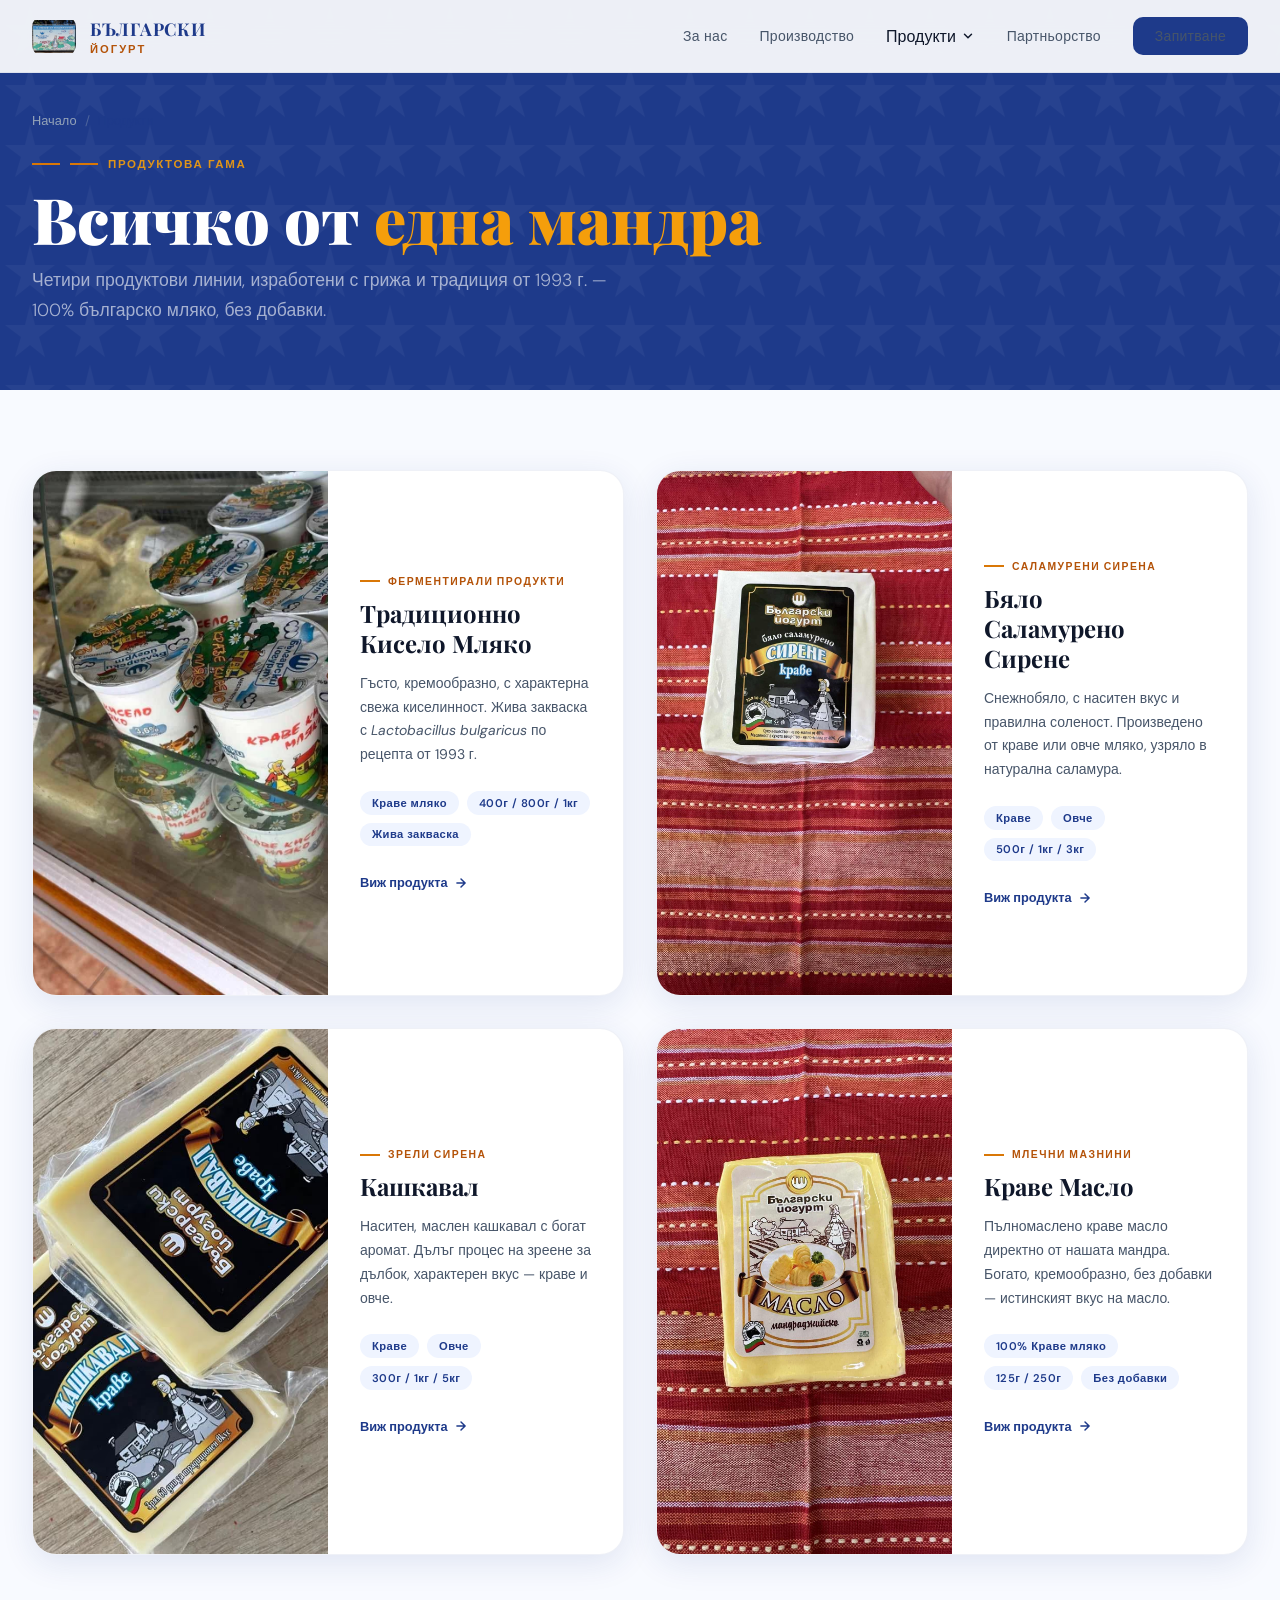
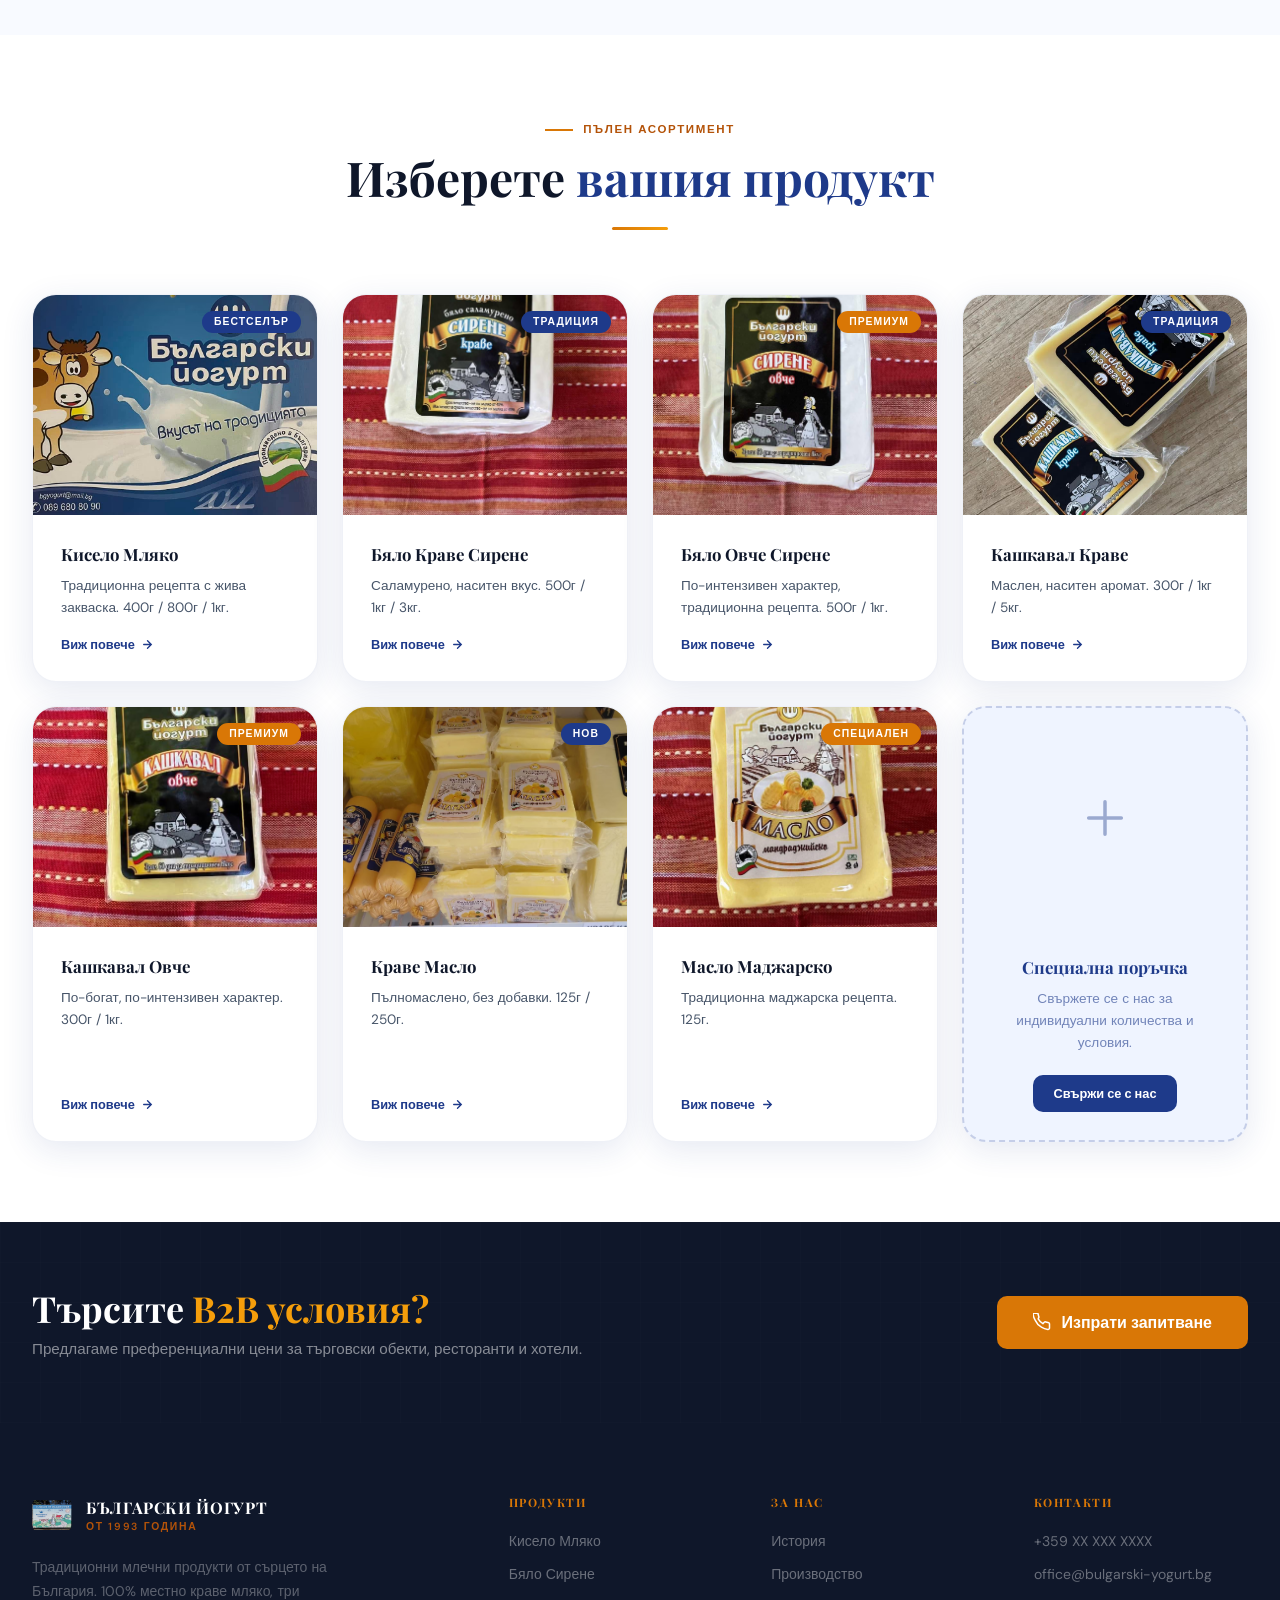
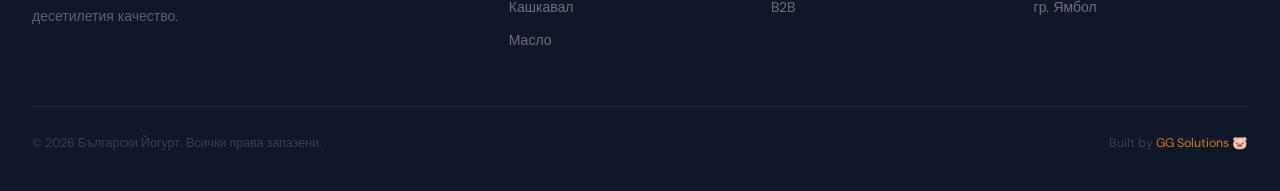
<file: index.html>
<!DOCTYPE html>
<html lang="bg" class="scroll-smooth">
<head>
  <meta charset="UTF-8"/>
  <meta name="viewport" content="width=device-width, initial-scale=1.0"/>
  <meta name="description" content="Всички млечни продукти на Български Йогурт — кисело мляко, сирене, кашкавал и масло. 100% българско мляко от 1993 г."/>
  <title>Продукти — Български Йогурт</title>
  <link rel="icon" type="image/avif" href="./assets/images/favicon.avif"/>
  <link rel="preconnect" href="https://fonts.googleapis.com"/>
  <link rel="preconnect" href="https://fonts.gstatic.com" crossorigin/>
  <link href="https://fonts.googleapis.com/css2?family=Playfair+Display:ital,wght@0,400;0,600;0,700;0,900;1,400;1,600&family=DM+Sans:opsz,wght@9..40,300;9..40,400;9..40,500;9..40,600;9..40,700&display=swap" rel="stylesheet"/>
  <link rel="stylesheet" href="./css/shared.css"/>
  <style>
    /* Page hero */
    .page-hero{background:var(--royal);padding:7rem 2rem 4rem;position:relative;overflow:hidden;}
    .page-hero::before{content:'';position:absolute;inset:0;background-image:url("data:image/svg+xml,%3Csvg xmlns='http://www.w3.org/2000/svg' width='60' height='60'%3E%3Cpath d='M30 5L35 25H55L39 37L45 57L30 45L15 57L21 37L5 25H25Z' fill='%23ffffff' opacity='.04'/%3E%3C/svg%3E");background-size:60px 60px;}
    .page-hero-inner{max-width:1280px;margin:0 auto;position:relative;}
    .page-hero h1{font-family:'Playfair Display',serif;font-size:clamp(2.5rem,5vw,4rem);font-weight:900;color:white;line-height:1.1;margin:.75rem 0;}
    .page-hero h1 span{color:var(--gold-light);}
    .page-hero p{font-size:1.1rem;color:rgba(255,255,255,.6);max-width:50ch;margin-top:.75rem;font-weight:300;line-height:1.7;}
    /* Overview grid */
    .overview-bg{background:var(--bg-off);}
    .overview-grid{display:grid;grid-template-columns:repeat(2,1fr);gap:2rem;}
    .overview-card{border-radius:var(--r-card);overflow:hidden;display:grid;grid-template-columns:1fr 1fr;box-shadow:var(--shadow-md);border:1px solid rgba(30,58,138,.07);background:white;transition:all .35s var(--ease);}
    .overview-card:hover{transform:translateY(-6px);box-shadow:var(--shadow-lg);}
    .overview-card:hover .ov-img{transform:scale(1.05);}
    .ov-img-wrap{height:100%;min-height:280px;overflow:hidden;position:relative;}
    .ov-img{width:100%;height:100%;object-fit:cover;transition:transform .6s var(--ease);}
    .ov-body{padding:2.5rem 2rem;display:flex;flex-direction:column;justify-content:center;}
    .ov-category{font-size:.65rem;font-weight:700;letter-spacing:.14em;text-transform:uppercase;color:var(--gold-dark);margin-bottom:.625rem;display:flex;align-items:center;gap:.5rem;}
    .ov-category::before{content:'';display:block;width:1.25rem;height:2px;background:var(--gold);}
    .ov-body h2{font-family:'Playfair Display',serif;font-size:1.5rem;font-weight:700;color:var(--text);margin-bottom:.875rem;line-height:1.25;}
    .ov-body p{font-size:.875rem;color:var(--text-muted);line-height:1.7;margin-bottom:1.5rem;}
    .ov-variants{display:flex;flex-wrap:wrap;gap:.5rem;margin-bottom:1.75rem;}
    .ov-tag{background:var(--royal-pale);color:var(--royal);font-size:.7rem;font-weight:600;padding:.3rem .75rem;border-radius:2rem;letter-spacing:.04em;}
    /* All products flat list */
    .all-products-bg{background:var(--bg-white);}
    .all-products-header{text-align:center;max-width:600px;margin:0 auto 4rem;}
    .all-products-header .section-divider{margin:1.25rem auto;}
    .products-grid-4{display:grid;grid-template-columns:repeat(4,1fr);gap:1.5rem;}
    .prod-img-wrap{height:220px;}
    /* CTA strip */
    .cta-strip{background:var(--navy);padding:4rem 2rem;position:relative;overflow:hidden;}
    .cta-strip::before{content:'';position:absolute;inset:0;background-image:url("data:image/svg+xml,%3Csvg xmlns='http://www.w3.org/2000/svg' width='40' height='40'%3E%3Cpath d='M40 0H0v40' fill='none' stroke='%23ffffff' stroke-width='.4' opacity='.04'/%3E%3C/svg%3E");background-size:40px 40px;}
    .cta-strip-inner{max-width:1280px;margin:0 auto;position:relative;display:flex;align-items:center;justify-content:space-between;gap:2rem;flex-wrap:wrap;}
    .cta-strip h2{font-family:'Playfair Display',serif;font-size:clamp(1.5rem,3vw,2.25rem);font-weight:700;color:white;line-height:1.25;}
    .cta-strip h2 span{color:var(--gold-light);}
    .cta-strip p{color:rgba(255,255,255,.5);font-size:.95rem;margin-top:.5rem;}
    @media(max-width:1024px){.overview-grid{grid-template-columns:1fr;}.products-grid-4{grid-template-columns:repeat(2,1fr);}.overview-card{grid-template-columns:1fr;}.ov-img-wrap{min-height:220px;}}
    @media(max-width:768px){.products-grid-4{grid-template-columns:1fr 1fr;}}
    @media(max-width:480px){.products-grid-4{grid-template-columns:1fr;}}
  </style>
</head>
<body>

<header id="main-nav">
  <div class="nav-inner">
    <a href="index.html" class="logo">
      <img src="./assets/images/logo.avif" alt="Лого Български Йогурт" class="logo-img"/>
      <div class="logo-text"><span>БЪЛГАРСКИ</span><span>ЙОГУРТ</span></div>
    </a>
    <nav class="nav-links">
      <a href="./index.html#about">За нас</a>
      <a href="./index.html#process">Производство</a>
      <div class="nav-dropdown">
        <a href="index.html" class="active">Продукти <svg class="dd-arrow" width="14" height="14" viewBox="0 0 24 24" fill="none" stroke="currentColor" stroke-width="2.5" stroke-linecap="round"><path d="M6 9l6 6 6-6"/></svg></a>
        <div class="dropdown-menu">
          <a href="kiselo-mlyako.html"><img class="dm-img" src="./assets/images/kiselo-mlqko.avif" alt=""/>Кисело Мляко</a>
          <a href="sirene.html"><img class="dm-img" src="./assets/images/krave-bqlo-sirene.avif" alt=""/>Бяло Сирене</a>
          <a href="kashkaval.html"><img class="dm-img" src="./assets/images/bulgarski-yogurt-kashval.avif" alt=""/>Кашкавал</a>
          <a href="maslo.html"><img class="dm-img" src="./assets/images/maslo.avif" alt=""/>Масло</a>
          <div class="dropdown-divider"></div>
          <a href="index.html" style="color:var(--royal);font-weight:600;"><svg width="18" height="18" viewBox="0 0 24 24" fill="none" stroke="currentColor" stroke-width="2" stroke-linecap="round"><rect x="2" y="3" width="20" height="14" rx="2"/><path d="M8 21h8M12 17v4"/></svg>Всички продукти</a>
        </div>
      </div>
      <a href="./index.html#b2b">Партньорство</a>
      <a href="./index.html#contact" class="btn-nav">Запитване</a>
    </nav>
    <button id="mobile-menu-btn" aria-label="Меню" aria-expanded="false" aria-controls="mobile-menu">
      <svg id="hamburger-icon" width="24" height="24" viewBox="0 0 24 24" fill="none" stroke="currentColor"><path stroke-linecap="round" stroke-linejoin="round" stroke-width="2" d="M4 6h16M4 12h16M4 18h16"/></svg>
    </button>
  </div>
  <div id="mobile-menu"><div class="mobile-links">
    <a href="./index.html#about">За нас</a>
    <div class="mobile-cat-label">Продукти</div>
    <a href="kiselo-mlyako.html" style="padding-left:1.5rem;">→ Кисело Мляко</a>
    <a href="sirene.html" style="padding-left:1.5rem;">→ Бяло Сирене</a>
    <a href="kashkaval.html" style="padding-left:1.5rem;">→ Кашкавал</a>
    <a href="maslo.html" style="padding-left:1.5rem;">→ Масло</a>
    <a href="./index.html#contact" style="background:var(--royal);color:white;border-radius:.75rem;padding:.875rem 1rem;font-weight:700;text-align:center;margin-top:.5rem;">Запитване</a>
  </div></div>
</header>

<!-- PAGE HERO -->
<div class="page-hero">
  <div class="page-hero-inner">
    <div class="breadcrumb" style="margin-bottom:1.25rem;">
      <a href="./index.html">Начало</a>
      <span class="breadcrumb-sep">/</span>
      <span class="current">Продукти</span>
    </div>
    <div class="eyebrow" style="color:rgba(245,158,11,.9);"><span style="background:var(--gold);display:block;width:1.75rem;height:2px;"></span>Продуктова гама</div>
    <h1>Всичко от <span>една мандра</span></h1>
    <p>Четири продуктови линии, изработени с грижа и традиция от 1993 г. — 100% българско мляко, без добавки.</p>
  </div>
</div>

<!-- CATEGORY OVERVIEW -->
<section class="overview-bg" aria-label="Категории продукти">
  <div class="section-inner">
    <div class="overview-grid">

      <!-- Кисело мляко -->
      <a href="kiselo-mlyako.html" class="overview-card reveal">
        <div class="ov-img-wrap">
          <img src="./assets/images/krave-kiselo-mlqko.avif" alt="Кисело мляко" class="ov-img" loading="lazy"/>
        </div>
        <div class="ov-body">
          <div class="ov-category">Ферментирали продукти</div>
          <h2>Традиционно<br/>Кисело Мляко</h2>
          <p>Гъсто, кремообразно, с характерна свежа киселинност. Жива закваска с <em>Lactobacillus bulgaricus</em> по рецепта от 1993 г.</p>
          <div class="ov-variants">
            <span class="ov-tag">Краве мляко</span>
            <span class="ov-tag">400г / 800г / 1кг</span>
            <span class="ov-tag">Жива закваска</span>
          </div>
          <span class="prod-link" style="margin-top:0;">Виж продукта <svg width="14" height="14" viewBox="0 0 24 24" fill="none" stroke="currentColor" stroke-width="2.5" stroke-linecap="round"><path d="M5 12h14M12 5l7 7-7 7"/></svg></span>
        </div>
      </a>

      <!-- Сирене -->
      <a href="sirene.html" class="overview-card reveal delay-1">
        <div class="ov-img-wrap">
          <img src="./assets/images/krave-bqlo-sirene.avif" alt="Бяло саламурено сирене" class="ov-img" loading="lazy"/>
        </div>
        <div class="ov-body">
          <div class="ov-category">Саламурени сирена</div>
          <h2>Бяло<br/>Саламурено Сирене</h2>
          <p>Снежнобяло, с наситен вкус и правилна соленост. Произведено от краве или овче мляко, узряло в натурална саламура.</p>
          <div class="ov-variants">
            <span class="ov-tag">Краве</span>
            <span class="ov-tag">Овче</span>
            <span class="ov-tag">500г / 1кг / 3кг</span>
          </div>
          <span class="prod-link" style="margin-top:0;">Виж продукта <svg width="14" height="14" viewBox="0 0 24 24" fill="none" stroke="currentColor" stroke-width="2.5" stroke-linecap="round"><path d="M5 12h14M12 5l7 7-7 7"/></svg></span>
        </div>
      </a>

      <!-- Кашкавал -->
      <a href="kashkaval.html" class="overview-card reveal delay-2">
        <div class="ov-img-wrap">
          <img src="./assets/images/bulgarski-yogurt-kashval.avif" alt="Кашкавал" class="ov-img" loading="lazy"/>
        </div>
        <div class="ov-body">
          <div class="ov-category">Зрели сирена</div>
          <h2>Кашкавал</h2>
          <p>Наситен, маслен кашкавал с богат аромат. Дълъг процес на зреене за дълбок, характерен вкус — краве и овче.</p>
          <div class="ov-variants">
            <span class="ov-tag">Краве</span>
            <span class="ov-tag">Овче</span>
            <span class="ov-tag">300г / 1кг / 5кг</span>
          </div>
          <span class="prod-link" style="margin-top:0;">Виж продукта <svg width="14" height="14" viewBox="0 0 24 24" fill="none" stroke="currentColor" stroke-width="2.5" stroke-linecap="round"><path d="M5 12h14M12 5l7 7-7 7"/></svg></span>
        </div>
      </a>

      <!-- Масло -->
      <a href="maslo.html" class="overview-card reveal delay-3">
        <div class="ov-img-wrap">
          <img src="./assets/images/maslo-madjarsko.avif" alt="Краве масло" class="ov-img" loading="lazy"/>
        </div>
        <div class="ov-body">
          <div class="ov-category">Млечни мазнини</div>
          <h2>Краве Масло</h2>
          <p>Пълномаслено краве масло директно от нашата мандра. Богато, кремообразно, без добавки — истинският вкус на масло.</p>
          <div class="ov-variants">
            <span class="ov-tag">100% Краве мляко</span>
            <span class="ov-tag">125г / 250г</span>
            <span class="ov-tag">Без добавки</span>
          </div>
          <span class="prod-link" style="margin-top:0;">Виж продукта <svg width="14" height="14" viewBox="0 0 24 24" fill="none" stroke="currentColor" stroke-width="2.5" stroke-linecap="round"><path d="M5 12h14M12 5l7 7-7 7"/></svg></span>
        </div>
      </a>

    </div>
  </div>
</section>

<!-- ALL PRODUCTS FLAT GRID -->
<section class="all-products-bg" aria-label="Всички продукти">
  <div class="section-inner">
    <div class="all-products-header reveal">
      <div class="eyebrow" style="justify-content:center;">Пълен асортимент</div>
      <h2 class="section-title" style="text-align:center;">Изберете <span>вашия продукт</span></h2>
      <div class="section-divider" style="margin:1.25rem auto;"></div>
    </div>
    <div class="products-grid-4">

      <a href="kiselo-mlyako.html" class="product-card reveal delay-1" data-product="Кисело мляко">
        <div class="prod-img-wrap"><img src="./assets/images/bulgarski-yogurt.avif" alt="Кисело мляко" class="prod-img" loading="lazy"/><span class="prod-badge">Бестселър</span></div>
        <div class="prod-body"><h3>Кисело Мляко</h3><p>Традиционна рецепта с жива закваска. 400г / 800г / 1кг.</p><span class="prod-link">Виж повече <svg width="13" height="13" viewBox="0 0 24 24" fill="none" stroke="currentColor" stroke-width="2.5" stroke-linecap="round"><path d="M5 12h14M12 5l7 7-7 7"/></svg></span></div>
      </a>

      <a href="sirene.html" class="product-card reveal delay-2" data-product="Бяло краве сирене">
        <div class="prod-img-wrap"><img src="./assets/images/krave-bqlo-sirene.avif" alt="Краве сирене" class="prod-img" loading="lazy"/><span class="prod-badge">Традиция</span></div>
        <div class="prod-body"><h3>Бяло Краве Сирене</h3><p>Саламурено, наситен вкус. 500г / 1кг / 3кг.</p><span class="prod-link">Виж повече <svg width="13" height="13" viewBox="0 0 24 24" fill="none" stroke="currentColor" stroke-width="2.5" stroke-linecap="round"><path d="M5 12h14M12 5l7 7-7 7"/></svg></span></div>
      </a>

      <a href="sirene.html#ovche" class="product-card reveal delay-3" data-product="Овче сирене">
        <div class="prod-img-wrap"><img src="./assets/images/ovche-sirene.avif" alt="Овче сирене" class="prod-img" loading="lazy"/><span class="prod-badge gold">Премиум</span></div>
        <div class="prod-body"><h3>Бяло Овче Сирене</h3><p>По-интензивен характер, традиционна рецепта. 500г / 1кг.</p><span class="prod-link">Виж повече <svg width="13" height="13" viewBox="0 0 24 24" fill="none" stroke="currentColor" stroke-width="2.5" stroke-linecap="round"><path d="M5 12h14M12 5l7 7-7 7"/></svg></span></div>
      </a>

      <a href="kashkaval.html" class="product-card reveal delay-4" data-product="Кашкавал краве">
        <div class="prod-img-wrap"><img src="./assets/images/bulgarski-yogurt-kashval.avif" alt="Кашкавал краве" class="prod-img" loading="lazy"/><span class="prod-badge">Традиция</span></div>
        <div class="prod-body"><h3>Кашкавал Краве</h3><p>Маслен, наситен аромат. 300г / 1кг / 5кг.</p><span class="prod-link">Виж повече <svg width="13" height="13" viewBox="0 0 24 24" fill="none" stroke="currentColor" stroke-width="2.5" stroke-linecap="round"><path d="M5 12h14M12 5l7 7-7 7"/></svg></span></div>
      </a>

      <a href="kashkaval.html#ovche" class="product-card reveal delay-1" data-product="Кашкавал овче">
        <div class="prod-img-wrap"><img src="./assets/images/ovche-kashkaval.avif" alt="Кашкавал овче" class="prod-img" loading="lazy"/><span class="prod-badge gold">Премиум</span></div>
        <div class="prod-body"><h3>Кашкавал Овче</h3><p>По-богат, по-интензивен характер. 300г / 1кг.</p><span class="prod-link">Виж повече <svg width="13" height="13" viewBox="0 0 24 24" fill="none" stroke="currentColor" stroke-width="2.5" stroke-linecap="round"><path d="M5 12h14M12 5l7 7-7 7"/></svg></span></div>
      </a>

      <a href="maslo.html" class="product-card reveal delay-2" data-product="Краве масло">
        <div class="prod-img-wrap"><img src="./assets/images/maslo.avif" alt="Краве масло" class="prod-img" loading="lazy"/><span class="prod-badge">Нов</span></div>
        <div class="prod-body"><h3>Краве Масло</h3><p>Пълномаслено, без добавки. 125г / 250г.</p><span class="prod-link">Виж повече <svg width="13" height="13" viewBox="0 0 24 24" fill="none" stroke="currentColor" stroke-width="2.5" stroke-linecap="round"><path d="M5 12h14M12 5l7 7-7 7"/></svg></span></div>
      </a>

      <a href="maslo.html#madjarsko" class="product-card reveal delay-3" data-product="Масло Маджарско">
        <div class="prod-img-wrap"><img src="./assets/images/maslo-madjarsko.avif" alt="Масло Маджарско" class="prod-img" loading="lazy"/><span class="prod-badge gold">Специален</span></div>
        <div class="prod-body"><h3>Масло Маджарско</h3><p>Традиционна маджарска рецепта. 125г.</p><span class="prod-link">Виж повече <svg width="13" height="13" viewBox="0 0 24 24" fill="none" stroke="currentColor" stroke-width="2.5" stroke-linecap="round"><path d="M5 12h14M12 5l7 7-7 7"/></svg></span></div>
      </a>

      <a href="./index.html#contact" class="product-card reveal delay-4" style="background:var(--royal-pale);border:2px dashed rgba(30,58,138,.2);">
        <div class="prod-img-wrap" style="height:220px;background:var(--royal-pale);display:flex;align-items:center;justify-content:center;">
          <svg width="56" height="56" viewBox="0 0 24 24" fill="none" stroke="var(--royal)" stroke-width="1.5" stroke-linecap="round" opacity=".4" aria-hidden="true"><path d="M12 5v14M5 12h14"/></svg>
        </div>
        <div class="prod-body" style="align-items:center;text-align:center;">
          <h3 style="color:var(--royal);">Специална поръчка</h3>
          <p style="color:var(--royal);opacity:.6;">Свържете се с нас за индивидуални количества и условия.</p>
          <span class="btn-royal" style="margin-top:1.25rem;font-size:.8rem;padding:.625rem 1.25rem;">Свържи се с нас</span>
        </div>
      </a>

    </div>
  </div>
</section>

<!-- CTA STRIP -->
<div class="cta-strip">
  <div class="cta-strip-inner">
    <div>
      <h2>Търсите <span>B2B условия?</span></h2>
      <p>Предлагаме преференциални цени за търговски обекти, ресторанти и хотели.</p>
    </div>
    <a href="./index.html#contact" class="btn-gold">
      <svg width="18" height="18" viewBox="0 0 24 24" fill="none" stroke="currentColor" stroke-width="2" stroke-linecap="round" stroke-linejoin="round"><path d="M22 16.92v3a2 2 0 01-2.18 2 19.79 19.79 0 01-8.63-3.07A19.5 19.5 0 013.07 9.8a19.79 19.79 0 01-3.07-8.67A2 2 0 012 .18h3a2 2 0 012 1.72c.127.96.361 1.903.7 2.81a2 2 0 01-.45 2.11L6.91 7.91a16 16 0 006.29 6.29l1.8-1.81a2 2 0 012.11-.45c.907.339 1.85.573 2.81.7A2 2 0 0122 14.92z"/></svg>
      Изпрати запитване
    </a>
  </div>
</div>

<!-- FOOTER -->
<footer class="footer">
  <div class="footer-inner">
    <div class="footer-grid">
      <div class="footer-brand">
        <div class="footer-logo"><img src="./assets/images/logo.avif" alt="Лого"/><div class="footer-logo-text"><span>БЪЛГАРСКИ ЙОГУРТ</span><span>От 1993 година</span></div></div>
        <p>Традиционни млечни продукти от сърцето на България. 100% местно краве мляко, три десетилетия качество.</p>
      </div>
      <div class="footer-col"><h4>Продукти</h4><ul>
        <li><a href="kiselo-mlyako.html">Кисело Мляко</a></li>
        <li><a href="sirene.html">Бяло Сирене</a></li>
        <li><a href="kashkaval.html">Кашкавал</a></li>
        <li><a href="maslo.html">Масло</a></li>
      </ul></div>
      <div class="footer-col"><h4>За нас</h4><ul>
        <li><a href="./index.html#about">История</a></li>
        <li><a href="./index.html#process">Производство</a></li>
        <li><a href="./index.html#b2b">B2B</a></li>
      </ul></div>
      <div class="footer-col"><h4>Контакти</h4><ul>
        <li><a href="tel:+359XXXXXXXXX">+359 XX XXX XXXX</a></li>
        <li><a href="mailto:office@bulgarski-yogurt.bg">office@bulgarski-yogurt.bg</a></li>
        <li><a href="./index.html#contact">гр. Ямбол</a></li>
      </ul></div>
    </div>
    <div class="footer-bottom"><p>© <span id="year"></span> Български Йогурт. Всички права запазени.</p><p>Built by <a href="https://ginkogrudev.com" target="_blank" rel="noopener">GG Solutions 🐷</a></p></div>
  </div>
</footer>
<script src="./js/shared.js"></script>
<script src="./js/analytics.js"></script>
<script>document.getElementById('year').textContent=new Date().getFullYear();</script>
</body>
</html>
</file>
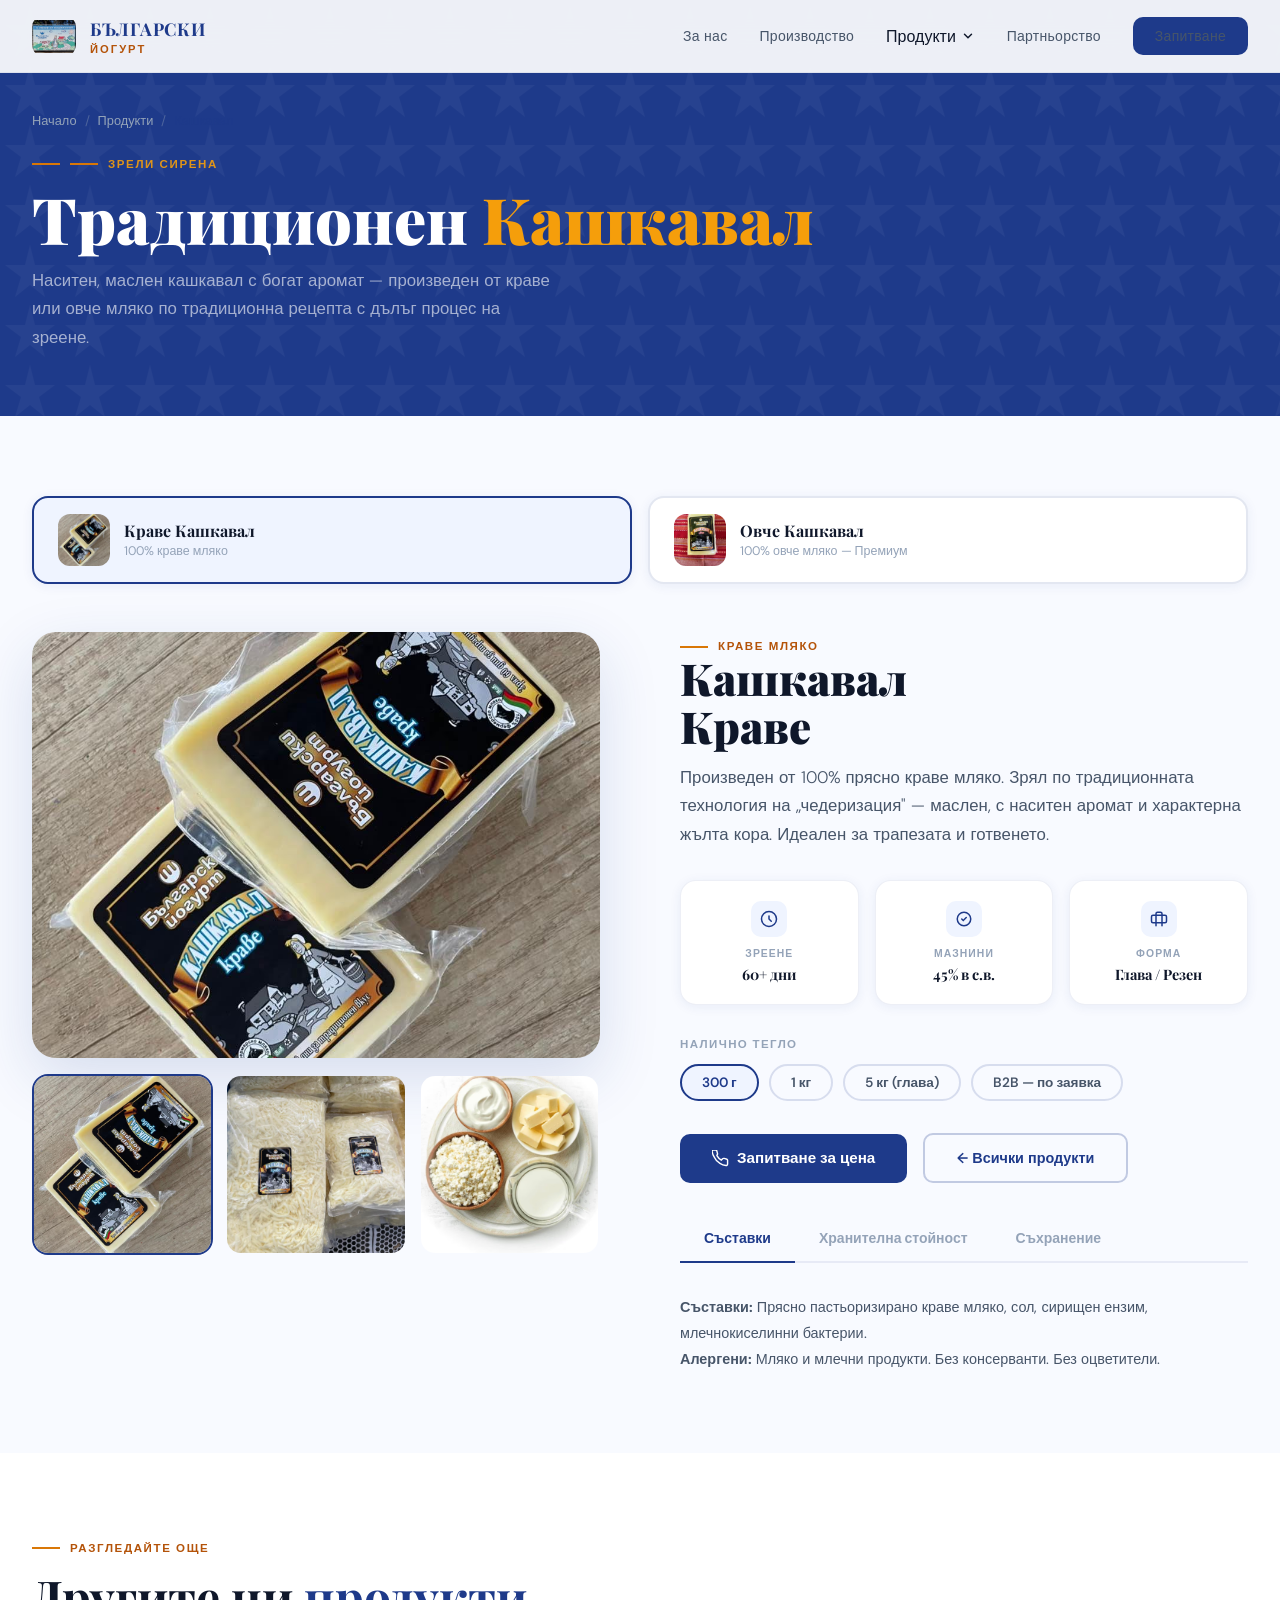
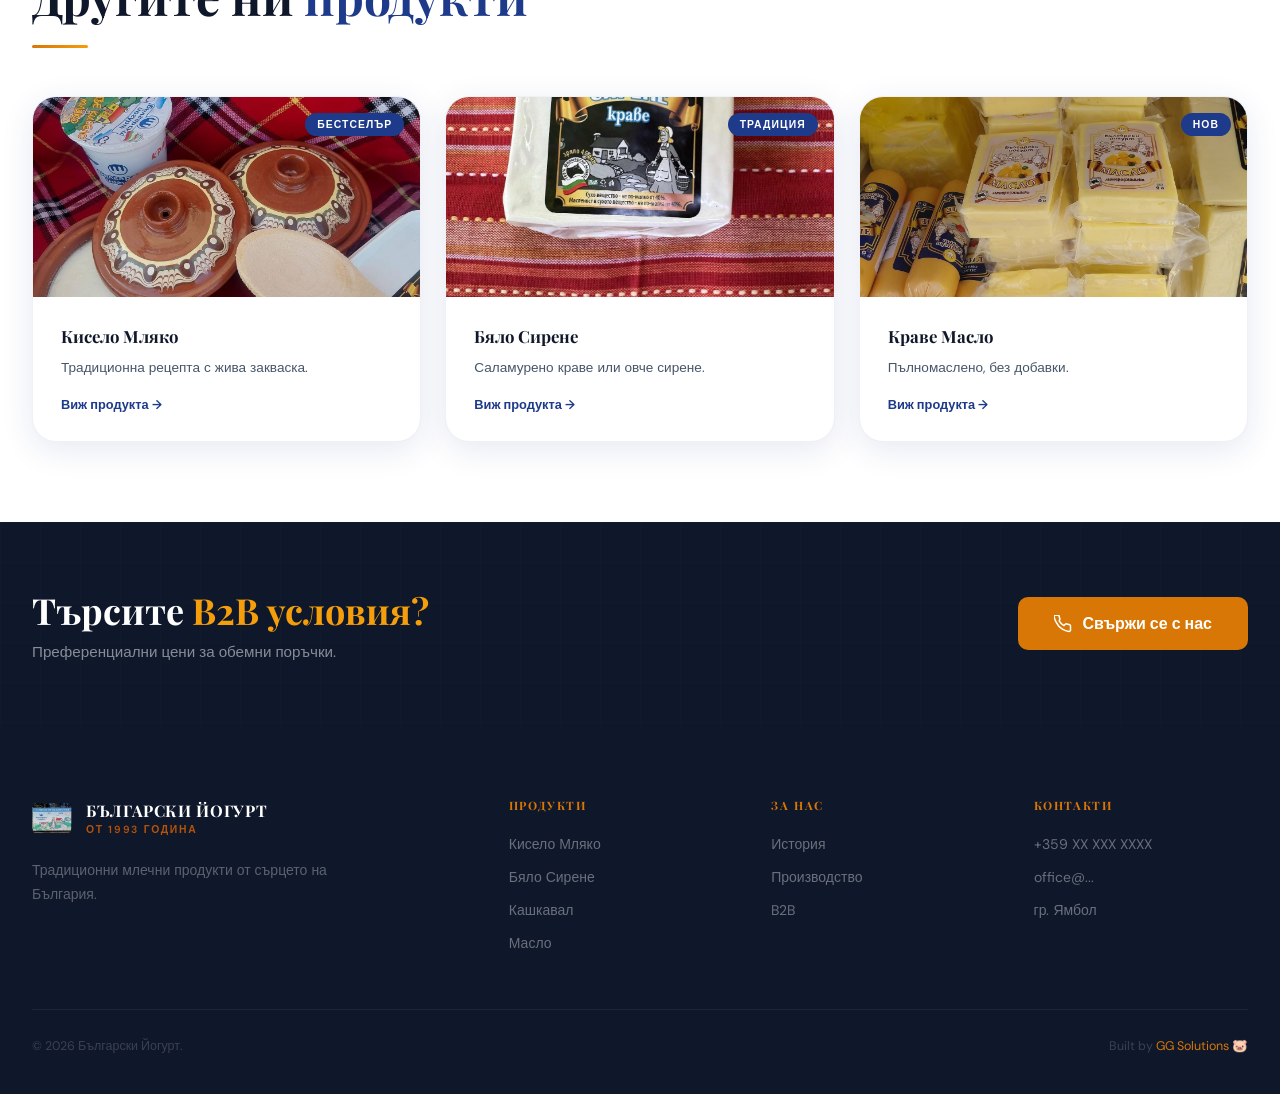
<file: kashkaval.html>
<!DOCTYPE html>
<html lang="bg" class="scroll-smooth">
<head>
  <meta charset="UTF-8"/><meta name="viewport" content="width=device-width, initial-scale=1.0"/>
  <meta name="description" content="Кашкавал Български Йогурт — краве и овче. Зрял, маслен, с богат аромат. Произведен по традиционна рецепта."/>
  <title>Кашкавал — Български Йогурт</title>
  <link rel="icon" type="image/avif" href="./assets/images/favicon.avif"/>
  <link rel="preconnect" href="https://fonts.googleapis.com"/><link rel="preconnect" href="https://fonts.gstatic.com" crossorigin/>
  <link href="https://fonts.googleapis.com/css2?family=Playfair+Display:ital,wght@0,400;0,600;0,700;0,900;1,400;1,600&family=DM+Sans:opsz,wght@9..40,300;9..40,400;9..40,500;9..40,600;9..40,700&display=swap" rel="stylesheet"/>
  <link rel="stylesheet" href="./css/shared.css"/>
  <style>
    .page-hero{background:var(--royal);padding:7rem 2rem 4rem;position:relative;overflow:hidden;}
    .page-hero::before{content:'';position:absolute;inset:0;background-image:url("data:image/svg+xml,%3Csvg xmlns='http://www.w3.org/2000/svg' width='60' height='60'%3E%3Cpath d='M30 5L35 25H55L39 37L45 57L30 45L15 57L21 37L5 25H25Z' fill='%23ffffff' opacity='.04'/%3E%3C/svg%3E");background-size:60px 60px;}
    .page-hero-inner{max-width:1280px;margin:0 auto;position:relative;}
    .page-hero h1{font-family:'Playfair Display',serif;font-size:clamp(2.5rem,5vw,4rem);font-weight:900;color:white;margin:.75rem 0;line-height:1.1;}
    .page-hero h1 span{color:var(--gold-light);}
    .page-hero p{font-size:1.05rem;color:rgba(255,255,255,.6);max-width:48ch;margin-top:.75rem;font-weight:300;line-height:1.7;}
    .variant-bg{background:var(--bg-off);}
    .variant-tabs{display:flex;gap:1rem;margin-bottom:3rem;flex-wrap:wrap;}
    .variant-tab{display:flex;align-items:center;gap:.875rem;padding:1rem 1.5rem;border-radius:1rem;border:2px solid rgba(30,58,138,.12);background:white;cursor:pointer;transition:all .25s var(--ease);flex:1;min-width:200px;box-shadow:var(--shadow-sm);}
    .variant-tab.active,.variant-tab:hover{border-color:var(--royal);background:var(--royal-pale);}
    .variant-tab-img{width:52px;height:52px;border-radius:.75rem;object-fit:cover;flex-shrink:0;}
    .variant-tab-text .vt-name{font-family:'Playfair Display',serif;font-weight:700;font-size:1rem;color:var(--text);}
    .variant-tab-text .vt-sub{font-size:.78rem;color:var(--text-light);margin-top:2px;}
    .product-detail{display:grid;grid-template-columns:1fr 1fr;gap:5rem;align-items:start;}
    .product-images{display:flex;flex-direction:column;gap:1rem;}
    .main-product-img{border-radius:var(--r-card);overflow:hidden;aspect-ratio:4/3;box-shadow:var(--shadow-lg);}
    .main-product-img img{width:100%;height:100%;object-fit:cover;}
    .thumb-row{display:grid;grid-template-columns:repeat(3,1fr);gap:.75rem;}
    .thumb{border-radius:1rem;overflow:hidden;aspect-ratio:1;cursor:pointer;border:2px solid transparent;transition:all .2s;}
    .thumb:hover,.thumb.active{border-color:var(--royal);}
    .thumb img{width:100%;height:100%;object-fit:cover;}
    .product-name{font-family:'Playfair Display',serif;font-size:clamp(2rem,4vw,2.75rem);font-weight:900;color:var(--text);line-height:1.1;margin-bottom:.75rem;}
    .product-tagline{font-size:1.05rem;color:var(--text-muted);font-weight:300;line-height:1.7;margin-bottom:2rem;}
    .product-attributes{display:grid;grid-template-columns:repeat(3,1fr);gap:1rem;margin-bottom:2rem;}
    .attr-card{background:white;border-radius:1rem;padding:1.25rem 1rem;text-align:center;border:1px solid rgba(30,58,138,.08);box-shadow:var(--shadow-sm);}
    .attr-icon{width:36px;height:36px;background:var(--royal-pale);border-radius:.625rem;display:flex;align-items:center;justify-content:center;margin:0 auto .625rem;}
    .attr-label{font-size:.65rem;font-weight:700;letter-spacing:.1em;text-transform:uppercase;color:var(--text-light);margin-bottom:.25rem;}
    .attr-value{font-family:'Playfair Display',serif;font-size:.9rem;font-weight:700;color:var(--text);}
    .sizes-label{font-size:.72rem;font-weight:700;letter-spacing:.12em;text-transform:uppercase;color:var(--text-light);margin-bottom:.75rem;}
    .sizes-row{display:flex;flex-wrap:wrap;gap:.625rem;margin-bottom:2rem;}
    .size-chip{padding:.5rem 1.25rem;border-radius:2rem;border:2px solid rgba(30,58,138,.15);font-size:.85rem;font-weight:600;color:var(--text-muted);cursor:pointer;transition:all .2s;}
    .size-chip:hover,.size-chip.active{border-color:var(--royal);background:var(--royal-pale);color:var(--royal);}
    .product-cta{display:flex;flex-wrap:wrap;gap:1rem;align-items:center;margin-bottom:2rem;}
    .detail-tabs{display:flex;gap:0;border-bottom:2px solid rgba(30,58,138,.08);margin-bottom:2rem;}
    .tab-btn{padding:.875rem 1.5rem;font-size:.875rem;font-weight:600;color:var(--text-light);cursor:pointer;border-bottom:2px solid transparent;margin-bottom:-2px;transition:all .2s;background:none;border-top:none;border-left:none;border-right:none;font-family:'DM Sans',sans-serif;}
    .tab-btn.active{color:var(--royal);border-bottom-color:var(--royal);}
    .tab-panel{display:none;}.tab-panel.active{display:block;}
    .ingredient-list{font-size:.9rem;color:var(--text-muted);line-height:1.8;}
    .nutrition-table{width:100%;border-collapse:collapse;font-size:.875rem;}
    .nutrition-table th{text-align:left;font-size:.65rem;font-weight:700;letter-spacing:.1em;text-transform:uppercase;color:var(--text-light);padding:.625rem .875rem;border-bottom:1px solid rgba(30,58,138,.08);}
    .nutrition-table td{padding:.625rem .875rem;border-bottom:1px solid rgba(30,58,138,.06);color:var(--text-muted);}
    .nutrition-table td:last-child{font-weight:600;color:var(--text);}
    .nutrition-table tr:last-child td{border-bottom:none;}
    .related-bg{background:var(--bg-white);}
    .related-grid{display:grid;grid-template-columns:repeat(3,1fr);gap:1.5rem;}
    .prod-img-wrap{height:200px;}
    .cta-strip{background:var(--navy);padding:4rem 2rem;position:relative;overflow:hidden;}
    .cta-strip::before{content:'';position:absolute;inset:0;background-image:url("data:image/svg+xml,%3Csvg xmlns='http://www.w3.org/2000/svg' width='40' height='40'%3E%3Cpath d='M40 0H0v40' fill='none' stroke='%23ffffff' stroke-width='.4' opacity='.04'/%3E%3C/svg%3E");background-size:40px 40px;}
    .cta-strip-inner{max-width:1280px;margin:0 auto;position:relative;display:flex;align-items:center;justify-content:space-between;gap:2rem;flex-wrap:wrap;}
    .cta-strip h2{font-family:'Playfair Display',serif;font-size:clamp(1.5rem,3vw,2.25rem);font-weight:700;color:white;}
    .cta-strip h2 span{color:var(--gold-light);}
    .cta-strip p{color:rgba(255,255,255,.5);font-size:.95rem;margin-top:.5rem;}
    @media(max-width:1024px){.product-detail{grid-template-columns:1fr;gap:3rem;}.related-grid{grid-template-columns:1fr 1fr;}.product-attributes{grid-template-columns:repeat(3,1fr);}}
    @media(max-width:768px){.product-attributes{grid-template-columns:1fr 1fr;}.related-grid{grid-template-columns:1fr;}.variant-tab{min-width:140px;}}
  </style>
</head>
<body>

<header id="main-nav">
  <div class="nav-inner">
    <a href="./index.html" class="logo"><img src="./assets/images/logo.avif" alt="Лого" class="logo-img"/><div class="logo-text"><span>БЪЛГАРСКИ</span><span>ЙОГУРТ</span></div></a>
    <nav class="nav-links">
      <a href="./index.html#about">За нас</a>
      <a href="./index.html#process">Производство</a>
      <div class="nav-dropdown">
        <a href="index.html" class="active">Продукти <svg class="dd-arrow" width="14" height="14" viewBox="0 0 24 24" fill="none" stroke="currentColor" stroke-width="2.5" stroke-linecap="round"><path d="M6 9l6 6 6-6"/></svg></a>
        <div class="dropdown-menu">
          <a href="kiselo-mlyako.html"><img class="dm-img" src="./assets/images/kiselo-mlqko.avif" alt=""/>Кисело Мляко</a>
          <a href="sirene.html"><img class="dm-img" src="./assets/images/krave-bqlo-sirene.avif" alt=""/>Бяло Сирене</a>
          <a href="kashkaval.html" style="color:var(--royal);font-weight:600;"><img class="dm-img" src="./assets/images/bulgarski-yogurt-kashval.avif" alt=""/>Кашкавал</a>
          <a href="maslo.html"><img class="dm-img" src="./assets/images/maslo.avif" alt=""/>Масло</a>
          <div class="dropdown-divider"></div>
          <a href="index.html" style="color:var(--royal);font-weight:600;"><svg width="18" height="18" viewBox="0 0 24 24" fill="none" stroke="currentColor" stroke-width="2" stroke-linecap="round"><rect x="2" y="3" width="20" height="14" rx="2"/><path d="M8 21h8M12 17v4"/></svg>Всички продукти</a>
        </div>
      </div>
      <a href="./index.html#b2b">Партньорство</a>
      <a href="./index.html#contact" class="btn-nav">Запитване</a>
    </nav>
    <button id="mobile-menu-btn" aria-label="Меню" aria-expanded="false" aria-controls="mobile-menu">
      <svg id="hamburger-icon" width="24" height="24" viewBox="0 0 24 24" fill="none" stroke="currentColor"><path stroke-linecap="round" stroke-linejoin="round" stroke-width="2" d="M4 6h16M4 12h16M4 18h16"/></svg>
    </button>
  </div>
  <div id="mobile-menu"><div class="mobile-links">
    <a href="./index.html#about">За нас</a>
    <div class="mobile-cat-label">Продукти</div>
    <a href="kiselo-mlyako.html" style="padding-left:1.5rem;">→ Кисело Мляко</a>
    <a href="sirene.html" style="padding-left:1.5rem;">→ Бяло Сирене</a>
    <a href="kashkaval.html" style="padding-left:1.5rem;color:var(--royal);font-weight:600;">→ Кашкавал</a>
    <a href="maslo.html" style="padding-left:1.5rem;">→ Масло</a>
    <a href="./index.html#contact" style="background:var(--royal);color:white;border-radius:.75rem;padding:.875rem 1rem;font-weight:700;text-align:center;margin-top:.5rem;">Запитване</a>
  </div></div>
</header>

<div class="page-hero">
  <div class="page-hero-inner">
    <div class="breadcrumb" style="margin-bottom:1.25rem;">
      <a href="./index.html">Начало</a><span class="breadcrumb-sep">/</span>
      <a href="index.html">Продукти</a><span class="breadcrumb-sep">/</span>
      <span class="current">Кашкавал</span>
    </div>
    <div class="eyebrow" style="color:rgba(245,158,11,.9);"><span style="background:var(--gold);display:block;width:1.75rem;height:2px;"></span>Зрели сирена</div>
    <h1>Традиционен <span>Кашкавал</span></h1>
    <p>Наситен, маслен кашкавал с богат аромат — произведен от краве или овче мляко по традиционна рецепта с дълъг процес на зреене.</p>
  </div>
</div>

<section class="variant-bg" id="ovche" aria-label="Избор на вариант">
  <div class="section-inner">
    <div class="variant-tabs reveal">
      <div class="variant-tab active" onclick="switchVariant('krave', this)">
        <img src="./assets/images/bulgarski-yogurt-kashval.avif" alt="Краве кашкавал" class="variant-tab-img"/>
        <div class="variant-tab-text"><div class="vt-name">Краве Кашкавал</div><div class="vt-sub">100% краве мляко</div></div>
      </div>
      <div class="variant-tab" onclick="switchVariant('ovche', this)">
        <img src="./assets/images/ovche-kashkaval.avif" alt="Овче кашкавал" class="variant-tab-img"/>
        <div class="variant-tab-text"><div class="vt-name">Овче Кашкавал</div><div class="vt-sub">100% овче мляко — Премиум</div></div>
      </div>
    </div>

    <!-- Краве -->
    <div id="variant-krave" class="product-detail">
      <div class="product-images reveal">
        <div class="main-product-img"><img id="main-img-krave" src="./assets/images/bulgarski-yogurt-kashval.avif" alt="Краве кашкавал" loading="eager"/></div>
        <div class="thumb-row">
          <div class="thumb active" onclick="switchImgK('./assets/images/bulgarski-yogurt-kashval.avif',this)"><img src="./assets/images/bulgarski-yogurt-kashval.avif" alt="" loading="lazy"/></div>
          <div class="thumb" onclick="switchImgK('./assets/images/torbi-kashkaval-krave.avif',this)"><img src="./assets/images/torbi-kashkaval-krave.avif" alt="" loading="lazy"/></div>
          <div class="thumb" onclick="switchImgK('./assets/images/4-products-small-cuts-shot.avif',this)"><img src="./assets/images/4-products-small-cuts-shot.avif" alt="" loading="lazy"/></div>
        </div>
      </div>
      <div class="reveal delay-2">
        <div class="eyebrow">Краве мляко</div>
        <h2 class="product-name">Кашкавал<br/>Краве</h2>
        <p class="product-tagline">Произведен от 100% прясно краве мляко. Зрял по традиционната технология на „чедеризация" — маслен, с наситен аромат и характерна жълта кора. Идеален за трапезата и готвенето.</p>
        <div class="product-attributes">
          <div class="attr-card"><div class="attr-icon"><svg width="18" height="18" viewBox="0 0 24 24" fill="none" stroke="var(--royal)" stroke-width="2" stroke-linecap="round"><circle cx="12" cy="12" r="10"/><path d="M12 8v4l3 3"/></svg></div><div class="attr-label">Зреене</div><div class="attr-value">60+ дни</div></div>
          <div class="attr-card"><div class="attr-icon"><svg width="18" height="18" viewBox="0 0 24 24" fill="none" stroke="var(--royal)" stroke-width="2" stroke-linecap="round"><path d="M9 12l2 2 4-4"/><path d="M21 12a9 9 0 11-18 0 9 9 0 0118 0z"/></svg></div><div class="attr-label">Мазнини</div><div class="attr-value">45% в с.в.</div></div>
          <div class="attr-card"><div class="attr-icon"><svg width="18" height="18" viewBox="0 0 24 24" fill="none" stroke="var(--royal)" stroke-width="2" stroke-linecap="round"><path d="M20 7H4a2 2 0 00-2 2v6a2 2 0 002 2h16a2 2 0 002-2V9a2 2 0 00-2-2z"/><path d="M16 21V5a2 2 0 00-2-2h-4a2 2 0 00-2 2v16"/></svg></div><div class="attr-label">Форма</div><div class="attr-value">Глава / Резен</div></div>
        </div>
        <div class="sizes-label">Налично тегло</div>
        <div class="sizes-row">
          <div class="size-chip active">300 г</div><div class="size-chip">1 кг</div><div class="size-chip">5 кг (глава)</div><div class="size-chip">B2B — по заявка</div>
        </div>
        <div class="product-cta">
          <a href="./index.html#contact" class="btn-royal"><svg width="17" height="17" viewBox="0 0 24 24" fill="none" stroke="currentColor" stroke-width="2" stroke-linecap="round"><path d="M22 16.92v3a2 2 0 01-2.18 2 19.79 19.79 0 01-8.63-3.07A19.5 19.5 0 013.07 9.8a19.79 19.79 0 01-3.07-8.67A2 2 0 012 .18h3a2 2 0 012 1.72c.127.96.361 1.903.7 2.81a2 2 0 01-.45 2.11L6.91 7.91a16 16 0 006.29 6.29l1.8-1.81a2 2 0 012.11-.45c.907.339 1.85.573 2.81.7A2 2 0 0122 14.92z"/></svg>Запитване за цена</a>
          <a href="index.html" class="btn-outline-royal">← Всички продукти</a>
        </div>
        <div class="detail-tabs">
          <button class="tab-btn active" onclick="switchTab('kk-ing',this)">Съставки</button>
          <button class="tab-btn" onclick="switchTab('kk-nut',this)">Хранителна стойност</button>
          <button class="tab-btn" onclick="switchTab('kk-str',this)">Съхранение</button>
        </div>
        <div id="tab-kk-ing" class="tab-panel active"><p class="ingredient-list"><strong>Съставки:</strong> Прясно пастьоризирано краве мляко, сол, сирищен ензим, млечнокиселинни бактерии.<br/><strong>Алергени:</strong> Мляко и млечни продукти. Без консерванти. Без оцветители.</p></div>
        <div id="tab-kk-nut" class="tab-panel"><table class="nutrition-table"><tr><th>Хранителна стойност</th><th>на 100 г</th></tr><tr><td>Енергийна стойност</td><td>1380 kJ / 330 kcal</td></tr><tr><td>Мазнини</td><td>26 г</td></tr><tr><td>от които наситени</td><td>17 г</td></tr><tr><td>Въглехидрати</td><td>0.5 г</td></tr><tr><td>Белтъчини</td><td>22 г</td></tr><tr><td>Сол</td><td>2.2 г</td></tr><tr><td>Калций</td><td>800 mg (100% ДПС)</td></tr></table></div>
        <div id="tab-kk-str" class="tab-panel"><p class="ingredient-list"><strong>Съхранение:</strong> 0°C до +8°C. <strong>Срок:</strong> 90 дни при правилно съхранение. След отваряне — до 5 дни в хладилник, завит в хранително фолио.</p></div>
      </div>
    </div>

    <!-- Овче -->
    <div id="variant-ovche" class="product-detail" style="display:none;">
      <div class="product-images reveal">
        <div class="main-product-img"><img id="main-img-ovche" src="./assets/images/ovche-kashkaval.avif" alt="Овче кашкавал" loading="lazy"/></div>
        <div class="thumb-row">
          <div class="thumb active" onclick="switchImgO('./assets/images/ovche-kashkaval.avif',this)"><img src="./assets/images/ovche-kashkaval.avif" alt="" loading="lazy"/></div>
          <div class="thumb" onclick="switchImgO('./assets/images/bulgarski-yogurt-sirene-kashkaval-location-pazar-yambol.avif',this)"><img src="./assets/images/bulgarski-yogurt-sirene-kashkaval-location-pazar-yambol.avif" alt="" loading="lazy"/></div>
          <div class="thumb" onclick="switchImgO('./assets/images/4-products-small-cuts-shot.avif',this)"><img src="./assets/images/4-products-small-cuts-shot.avif" alt="" loading="lazy"/></div>
        </div>
      </div>
      <div class="reveal delay-2">
        <div class="eyebrow" style="color:var(--gold-dark);">Премиум — Овче мляко</div>
        <h2 class="product-name">Кашкавал<br/>Овче</h2>
        <p class="product-tagline">По-интензивен, наситен кашкавал с по-дълбок характер от овчето мляко. Произведен по традиционна технология — дълъг период на зреене за богат, незабравим вкус.</p>
        <div class="product-attributes">
          <div class="attr-card"><div class="attr-icon"><svg width="18" height="18" viewBox="0 0 24 24" fill="none" stroke="var(--royal)" stroke-width="2" stroke-linecap="round"><circle cx="12" cy="12" r="10"/><path d="M12 8v4l3 3"/></svg></div><div class="attr-label">Зреене</div><div class="attr-value">90+ дни</div></div>
          <div class="attr-card"><div class="attr-icon"><svg width="18" height="18" viewBox="0 0 24 24" fill="none" stroke="var(--royal)" stroke-width="2" stroke-linecap="round"><path d="M9 12l2 2 4-4"/><path d="M21 12a9 9 0 11-18 0 9 9 0 0118 0z"/></svg></div><div class="attr-label">Мазнини</div><div class="attr-value">50% в с.в.</div></div>
          <div class="attr-card"><div class="attr-icon"><svg width="18" height="18" viewBox="0 0 24 24" fill="none" stroke="var(--royal)" stroke-width="2" stroke-linecap="round"><path d="M12 2l3.09 6.26L22 9.27l-5 4.87 1.18 6.88L12 17.77l-6.18 3.25L7 14.14 2 9.27l6.91-1.01L12 2z"/></svg></div><div class="attr-label">Клас</div><div class="attr-value">Премиум</div></div>
        </div>
        <div class="sizes-label">Налично тегло</div>
        <div class="sizes-row">
          <div class="size-chip active">300 г</div><div class="size-chip">1 кг</div><div class="size-chip">B2B — по заявка</div>
        </div>
        <div class="product-cta">
          <a href="./index.html#contact" class="btn-royal"><svg width="17" height="17" viewBox="0 0 24 24" fill="none" stroke="currentColor" stroke-width="2" stroke-linecap="round"><path d="M22 16.92v3a2 2 0 01-2.18 2 19.79 19.79 0 01-8.63-3.07A19.5 19.5 0 013.07 9.8a19.79 19.79 0 01-3.07-8.67A2 2 0 012 .18h3a2 2 0 012 1.72c.127.96.361 1.903.7 2.81a2 2 0 01-.45 2.11L6.91 7.91a16 16 0 006.29 6.29l1.8-1.81a2 2 0 012.11-.45c.907.339 1.85.573 2.81.7A2 2 0 0122 14.92z"/></svg>Запитване за цена</a>
          <a href="index.html" class="btn-outline-royal">← Всички продукти</a>
        </div>
        <div class="detail-tabs">
          <button class="tab-btn active" onclick="switchTab('ok-ing',this)">Съставки</button>
          <button class="tab-btn" onclick="switchTab('ok-nut',this)">Хранителна стойност</button>
        </div>
        <div id="tab-ok-ing" class="tab-panel active"><p class="ingredient-list"><strong>Съставки:</strong> Прясно пастьоризирано овче мляко, сол, сирищен ензим, млечнокиселинни бактерии.<br/><strong>Алергени:</strong> Мляко и млечни продукти. Без консерванти.</p></div>
        <div id="tab-ok-nut" class="tab-panel"><table class="nutrition-table"><tr><th>Хранителна стойност</th><th>на 100 г</th></tr><tr><td>Енергийна стойност</td><td>1520 kJ / 364 kcal</td></tr><tr><td>Мазнини</td><td>29 г</td></tr><tr><td>Въглехидрати</td><td>0.4 г</td></tr><tr><td>Белтъчини</td><td>24 г</td></tr><tr><td>Сол</td><td>2.4 г</td></tr></table></div>
      </div>
    </div>
  </div>
</section>

<section class="related-bg" aria-label="Свързани продукти">
  <div class="section-inner">
    <div class="reveal" style="margin-bottom:3rem;"><div class="eyebrow">Разгледайте още</div><h2 class="section-title">Другите ни <span>продукти</span></h2><div class="section-divider"></div></div>
    <div class="related-grid">
      <a href="kiselo-mlyako.html" class="product-card reveal delay-1"><div class="prod-img-wrap"><img src="./assets/images/kiselo-mlqko.avif" alt="" class="prod-img" loading="lazy"/><span class="prod-badge">Бестселър</span></div><div class="prod-body"><h3>Кисело Мляко</h3><p>Традиционна рецепта с жива закваска.</p><span class="prod-link">Виж продукта →</span></div></a>
      <a href="sirene.html" class="product-card reveal delay-2"><div class="prod-img-wrap"><img src="./assets/images/krave-bqlo-sirene.avif" alt="" class="prod-img" loading="lazy"/><span class="prod-badge">Традиция</span></div><div class="prod-body"><h3>Бяло Сирене</h3><p>Саламурено краве или овче сирене.</p><span class="prod-link">Виж продукта →</span></div></a>
      <a href="maslo.html" class="product-card reveal delay-3"><div class="prod-img-wrap"><img src="./assets/images/maslo.avif" alt="" class="prod-img" loading="lazy"/><span class="prod-badge">Нов</span></div><div class="prod-body"><h3>Краве Масло</h3><p>Пълномаслено, без добавки.</p><span class="prod-link">Виж продукта →</span></div></a>
    </div>
  </div>
</section>

<div class="cta-strip"><div class="cta-strip-inner"><div><h2>Търсите <span>B2B условия?</span></h2><p>Преференциални цени за обемни поръчки.</p></div><a href="./index.html#contact" class="btn-gold"><svg width="18" height="18" viewBox="0 0 24 24" fill="none" stroke="currentColor" stroke-width="2" stroke-linecap="round"><path d="M22 16.92v3a2 2 0 01-2.18 2 19.79 19.79 0 01-8.63-3.07A19.5 19.5 0 013.07 9.8a19.79 19.79 0 01-3.07-8.67A2 2 0 012 .18h3a2 2 0 012 1.72c.127.96.361 1.903.7 2.81a2 2 0 01-.45 2.11L6.91 7.91a16 16 0 006.29 6.29l1.8-1.81a2 2 0 012.11-.45c.907.339 1.85.573 2.81.7A2 2 0 0122 14.92z"/></svg>Свържи се с нас</a></div></div>

<footer class="footer"><div class="footer-inner"><div class="footer-grid">
  <div class="footer-brand"><div class="footer-logo"><img src="./assets/images/logo.avif" alt="Лого"/><div class="footer-logo-text"><span>БЪЛГАРСКИ ЙОГУРТ</span><span>От 1993 година</span></div></div><p>Традиционни млечни продукти от сърцето на България.</p></div>
  <div class="footer-col"><h4>Продукти</h4><ul><li><a href="kiselo-mlyako.html">Кисело Мляко</a></li><li><a href="sirene.html">Бяло Сирене</a></li><li><a href="kashkaval.html">Кашкавал</a></li><li><a href="maslo.html">Масло</a></li></ul></div>
  <div class="footer-col"><h4>За нас</h4><ul><li><a href="./index.html#about">История</a></li><li><a href="./index.html#process">Производство</a></li><li><a href="./index.html#b2b">B2B</a></li></ul></div>
  <div class="footer-col"><h4>Контакти</h4><ul><li><a href="tel:+359XXXXXXXXX">+359 XX XXX XXXX</a></li><li><a href="mailto:office@bulgarski-yogurt.bg">office@...</a></li><li><a href="./index.html#contact">гр. Ямбол</a></li></ul></div>
</div><div class="footer-bottom"><p>© <span id="year"></span> Български Йогурт.</p><p>Built by <a href="https://ginkogrudev.com" target="_blank" rel="noopener">GG Solutions 🐷</a></p></div></div></footer>

<script src="./js/shared.js"></script><script src="./js/analytics.js"></script>
<script>
  document.getElementById('year').textContent = new Date().getFullYear();
  function switchVariant(v, tab) {
    document.querySelectorAll('[id^="variant-"]').forEach(el => el.style.display = 'none');
    document.getElementById('variant-' + v).style.display = 'grid';
    document.querySelectorAll('.variant-tab').forEach(t => t.classList.remove('active'));
    tab.classList.add('active');
  }
  function switchImgK(s,t){document.getElementById('main-img-krave').src=s;document.querySelectorAll('#variant-krave .thumb').forEach(x=>x.classList.remove('active'));t.classList.add('active');}
  function switchImgO(s,t){document.getElementById('main-img-ovche').src=s;document.querySelectorAll('#variant-ovche .thumb').forEach(x=>x.classList.remove('active'));t.classList.add('active');}
  function switchTab(id,btn){
    const panel=document.getElementById('tab-'+id);if(!panel)return;
    panel.closest('.product-detail').querySelectorAll('.tab-panel').forEach(p=>p.classList.remove('active'));
    panel.closest('.product-detail').querySelectorAll('.tab-btn').forEach(b=>b.classList.remove('active'));
    panel.classList.add('active');btn.classList.add('active');
  }
  document.querySelectorAll('.size-chip').forEach(c=>c.addEventListener('click',function(){
    this.closest('.sizes-row').querySelectorAll('.size-chip').forEach(x=>x.classList.remove('active'));this.classList.add('active');
  }));
  if(window.location.hash==='#ovche'){document.querySelectorAll('.variant-tab')[1]?.click();}
</script>
</body>
</html>
</file>
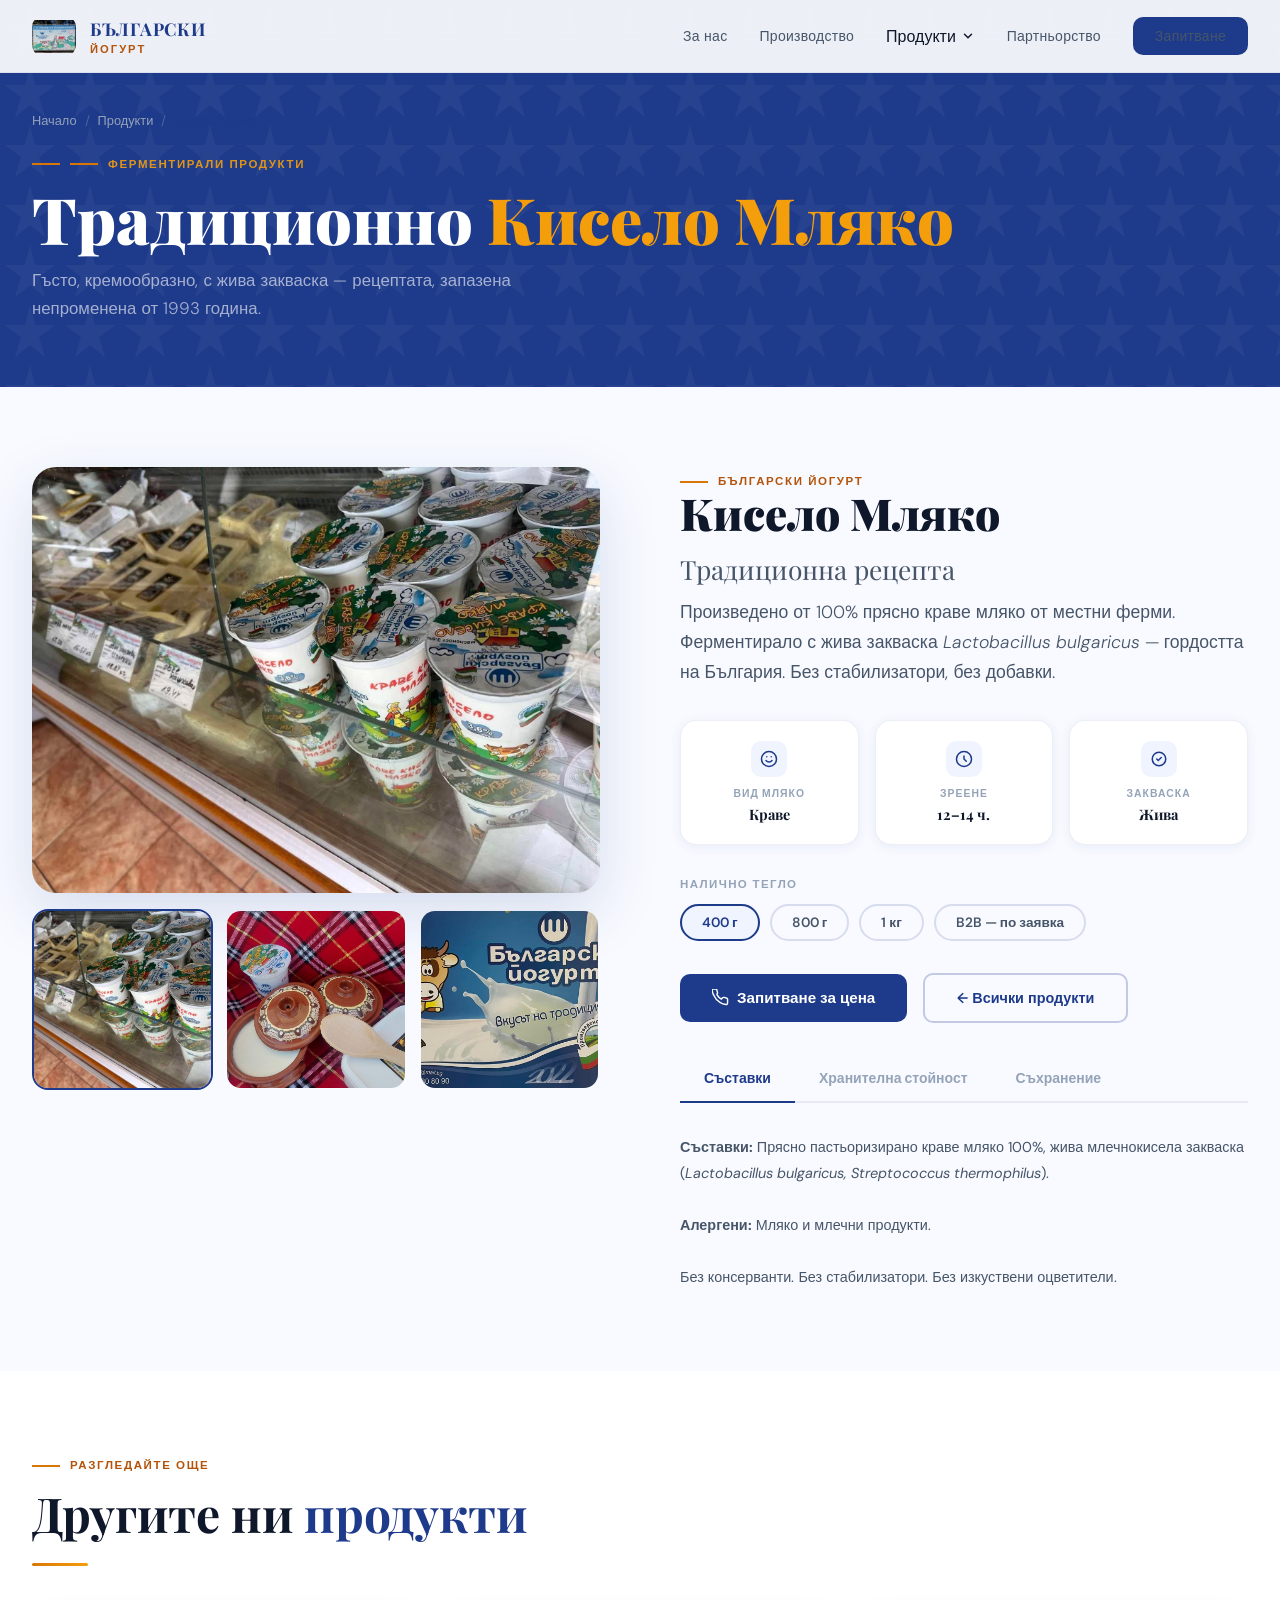
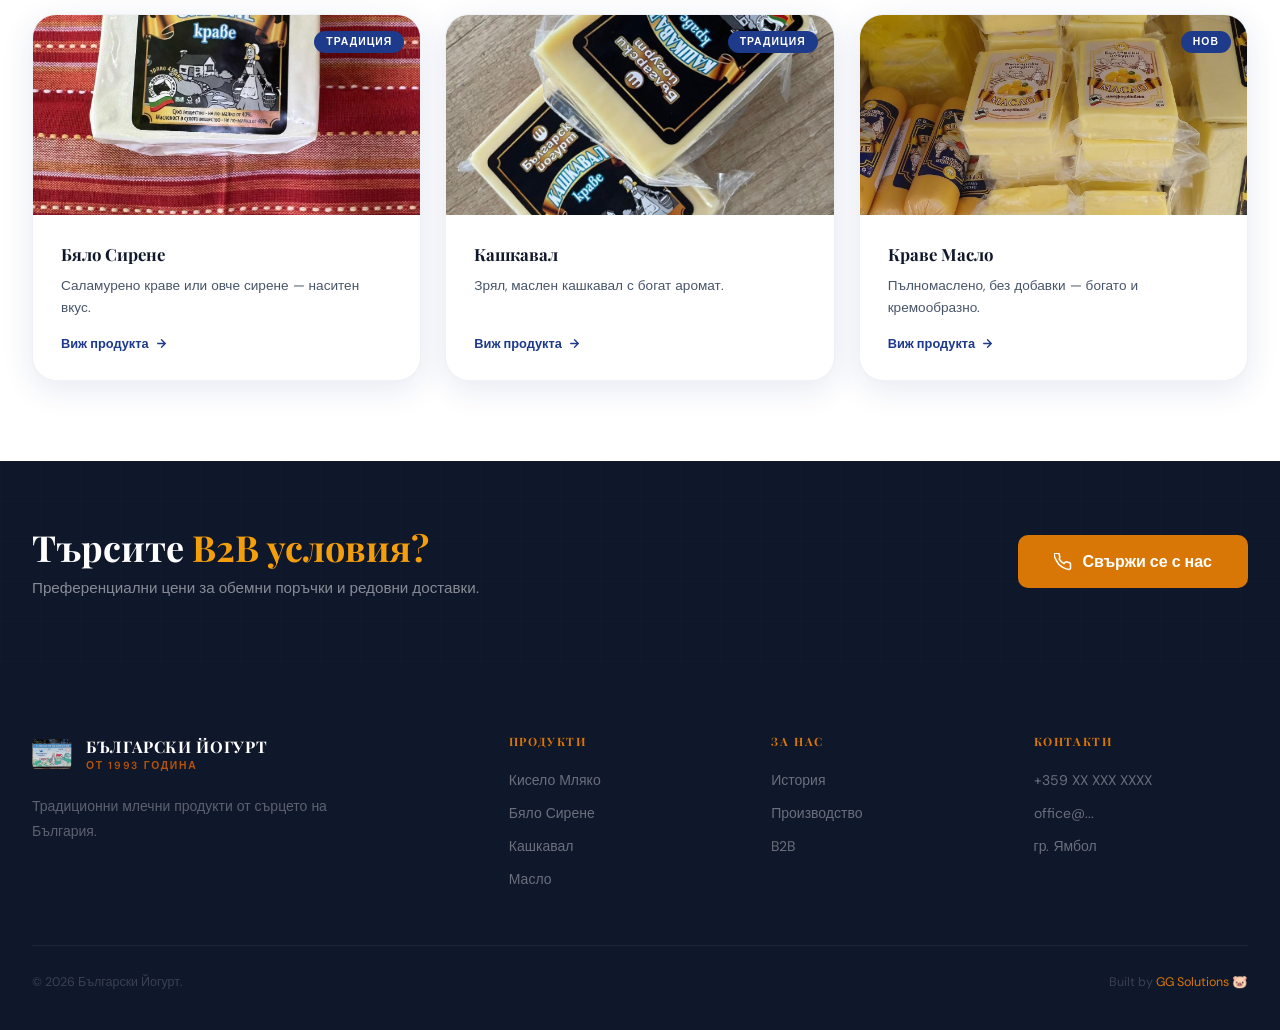
<file: kiselo-mlyako.html>
<!DOCTYPE html>
<html lang="bg" class="scroll-smooth">
<head>
  <meta charset="UTF-8"/><meta name="viewport" content="width=device-width, initial-scale=1.0"/>
  <meta name="description" content="Традиционно кисело мляко Български Йогурт — гъсто, кремообразно, с жива закваска Lactobacillus bulgaricus. 100% българско краве мляко."/>
  <title>Кисело Мляко — Български Йогурт</title>
  <link rel="icon" type="image/avif" href="./assets/images/favicon.avif"/>
  <link rel="preconnect" href="https://fonts.googleapis.com"/><link rel="preconnect" href="https://fonts.gstatic.com" crossorigin/>
  <link href="https://fonts.googleapis.com/css2?family=Playfair+Display:ital,wght@0,400;0,600;0,700;0,900;1,400;1,600&family=DM+Sans:opsz,wght@9..40,300;9..40,400;9..40,500;9..40,600;9..40,700&display=swap" rel="stylesheet"/>
  <link rel="stylesheet" href="./css/shared.css"/>
  <style>
    .page-hero{background:var(--royal);padding:7rem 2rem 4rem;position:relative;overflow:hidden;}
    .page-hero::before{content:'';position:absolute;inset:0;background-image:url("data:image/svg+xml,%3Csvg xmlns='http://www.w3.org/2000/svg' width='60' height='60'%3E%3Cpath d='M30 5L35 25H55L39 37L45 57L30 45L15 57L21 37L5 25H25Z' fill='%23ffffff' opacity='.04'/%3E%3C/svg%3E");background-size:60px 60px;}
    .page-hero-inner{max-width:1280px;margin:0 auto;position:relative;}
    .page-hero h1{font-family:'Playfair Display',serif;font-size:clamp(2.5rem,5vw,4rem);font-weight:900;color:white;margin:.75rem 0;line-height:1.1;}
    .page-hero h1 span{color:var(--gold-light);}
    .page-hero p{font-size:1.05rem;color:rgba(255,255,255,.6);max-width:48ch;margin-top:.75rem;font-weight:300;line-height:1.7;}
    /* Product detail layout */
    .product-detail-bg{background:var(--bg-off);}
    .product-detail{display:grid;grid-template-columns:1fr 1fr;gap:5rem;align-items:start;}
    .product-images{display:flex;flex-direction:column;gap:1rem;}
    .main-product-img{border-radius:var(--r-card);overflow:hidden;aspect-ratio:4/3;box-shadow:var(--shadow-lg);}
    .main-product-img img{width:100%;height:100%;object-fit:cover;}
    .thumb-row{display:grid;grid-template-columns:repeat(3,1fr);gap:.75rem;}
    .thumb{border-radius:1rem;overflow:hidden;aspect-ratio:1;cursor:pointer;border:2px solid transparent;transition:all .2s;}
    .thumb:hover,.thumb.active{border-color:var(--royal);}
    .thumb img{width:100%;height:100%;object-fit:cover;}
    /* Product info */
    .product-info{}
    .product-info .eyebrow{margin-bottom:.75rem;}
    .product-name{font-family:'Playfair Display',serif;font-size:clamp(2rem,4vw,2.75rem);font-weight:900;color:var(--text);line-height:1.1;margin-bottom:.75rem;}
    .product-tagline{font-size:1.1rem;color:var(--text-muted);font-weight:300;line-height:1.7;margin-bottom:2rem;}
    .product-attributes{display:grid;grid-template-columns:repeat(3,1fr);gap:1rem;margin-bottom:2rem;}
    .attr-card{background:white;border-radius:1rem;padding:1.25rem 1rem;text-align:center;border:1px solid rgba(30,58,138,.08);box-shadow:var(--shadow-sm);}
    .attr-icon{width:36px;height:36px;background:var(--royal-pale);border-radius:.625rem;display:flex;align-items:center;justify-content:center;margin:0 auto .625rem;}
    .attr-label{font-size:.65rem;font-weight:700;letter-spacing:.1em;text-transform:uppercase;color:var(--text-light);margin-bottom:.25rem;}
    .attr-value{font-family:'Playfair Display',serif;font-size:.9rem;font-weight:700;color:var(--text);}
    /* Sizes */
    .sizes-label{font-size:.72rem;font-weight:700;letter-spacing:.12em;text-transform:uppercase;color:var(--text-light);margin-bottom:.75rem;}
    .sizes-row{display:flex;flex-wrap:wrap;gap:.625rem;margin-bottom:2rem;}
    .size-chip{padding:.5rem 1.25rem;border-radius:2rem;border:2px solid rgba(30,58,138,.15);font-size:.85rem;font-weight:600;color:var(--text-muted);cursor:pointer;transition:all .2s;}
    .size-chip:hover,.size-chip.active{border-color:var(--royal);background:var(--royal-pale);color:var(--royal);}
    /* CTA row */
    .product-cta{display:flex;flex-wrap:wrap;gap:1rem;align-items:center;margin-bottom:2rem;}
    /* Nutrition / ingredients */
    .detail-tabs{display:flex;gap:0;border-bottom:2px solid rgba(30,58,138,.08);margin-bottom:2rem;}
    .tab-btn{padding:.875rem 1.5rem;font-size:.875rem;font-weight:600;color:var(--text-light);cursor:pointer;border-bottom:2px solid transparent;margin-bottom:-2px;transition:all .2s;background:none;border-top:none;border-left:none;border-right:none;font-family:'DM Sans',sans-serif;}
    .tab-btn.active{color:var(--royal);border-bottom-color:var(--royal);}
    .tab-panel{display:none;}.tab-panel.active{display:block;}
    .ingredient-list{font-size:.9rem;color:var(--text-muted);line-height:1.8;}
    .nutrition-table{width:100%;border-collapse:collapse;font-size:.875rem;}
    .nutrition-table th{text-align:left;font-size:.65rem;font-weight:700;letter-spacing:.1em;text-transform:uppercase;color:var(--text-light);padding:.625rem .875rem;border-bottom:1px solid rgba(30,58,138,.08);}
    .nutrition-table td{padding:.625rem .875rem;border-bottom:1px solid rgba(30,58,138,.06);color:var(--text-muted);}
    .nutrition-table td:last-child{font-weight:600;color:var(--text);}
    .nutrition-table tr:last-child td{border-bottom:none;}
    /* Related */
    .related-bg{background:var(--bg-white);}
    .related-grid{display:grid;grid-template-columns:repeat(3,1fr);gap:1.5rem;}
    .prod-img-wrap{height:200px;}
    /* CTA strip */
    .cta-strip{background:var(--navy);padding:4rem 2rem;position:relative;overflow:hidden;}
    .cta-strip::before{content:'';position:absolute;inset:0;background-image:url("data:image/svg+xml,%3Csvg xmlns='http://www.w3.org/2000/svg' width='40' height='40'%3E%3Cpath d='M40 0H0v40' fill='none' stroke='%23ffffff' stroke-width='.4' opacity='.04'/%3E%3C/svg%3E");background-size:40px 40px;}
    .cta-strip-inner{max-width:1280px;margin:0 auto;position:relative;display:flex;align-items:center;justify-content:space-between;gap:2rem;flex-wrap:wrap;}
    .cta-strip h2{font-family:'Playfair Display',serif;font-size:clamp(1.5rem,3vw,2.25rem);font-weight:700;color:white;line-height:1.25;}
    .cta-strip h2 span{color:var(--gold-light);}
    .cta-strip p{color:rgba(255,255,255,.5);font-size:.95rem;margin-top:.5rem;}
    @media(max-width:1024px){.product-detail{grid-template-columns:1fr;gap:3rem;}.related-grid{grid-template-columns:1fr 1fr;}.product-attributes{grid-template-columns:repeat(3,1fr);}}
    @media(max-width:768px){.product-attributes{grid-template-columns:1fr 1fr;}.related-grid{grid-template-columns:1fr;}}
  </style>
</head>
<body>

<header id="main-nav">
  <div class="nav-inner">
    <a href="./index.html" class="logo"><img src="./assets/images/logo.avif" alt="Лого" class="logo-img"/><div class="logo-text"><span>БЪЛГАРСКИ</span><span>ЙОГУРТ</span></div></a>
    <nav class="nav-links">
      <a href="./index.html#about">За нас</a>
      <a href="./index.html#process">Производство</a>
      <div class="nav-dropdown">
        <a href="index.html" class="active">Продукти <svg class="dd-arrow" width="14" height="14" viewBox="0 0 24 24" fill="none" stroke="currentColor" stroke-width="2.5" stroke-linecap="round"><path d="M6 9l6 6 6-6"/></svg></a>
        <div class="dropdown-menu">
          <a href="kiselo-mlyako.html" style="color:var(--royal);font-weight:600;"><img class="dm-img" src="./assets/images/kiselo-mlqko.avif" alt=""/>Кисело Мляко</a>
          <a href="sirene.html"><img class="dm-img" src="./assets/images/krave-bqlo-sirene.avif" alt=""/>Бяло Сирене</a>
          <a href="kashkaval.html"><img class="dm-img" src="./assets/images/bulgarski-yogurt-kashval.avif" alt=""/>Кашкавал</a>
          <a href="maslo.html"><img class="dm-img" src="./assets/images/maslo.avif" alt=""/>Масло</a>
          <div class="dropdown-divider"></div>
          <a href="index.html" style="color:var(--royal);font-weight:600;"><svg width="18" height="18" viewBox="0 0 24 24" fill="none" stroke="currentColor" stroke-width="2" stroke-linecap="round"><rect x="2" y="3" width="20" height="14" rx="2"/><path d="M8 21h8M12 17v4"/></svg>Всички продукти</a>
        </div>
      </div>
      <a href="./index.html#b2b">Партньорство</a>
      <a href="./index.html#contact" class="btn-nav">Запитване</a>
    </nav>
    <button id="mobile-menu-btn" aria-label="Меню" aria-expanded="false" aria-controls="mobile-menu">
      <svg id="hamburger-icon" width="24" height="24" viewBox="0 0 24 24" fill="none" stroke="currentColor"><path stroke-linecap="round" stroke-linejoin="round" stroke-width="2" d="M4 6h16M4 12h16M4 18h16"/></svg>
    </button>
  </div>
  <div id="mobile-menu"><div class="mobile-links">
    <a href="./index.html#about">За нас</a>
    <div class="mobile-cat-label">Продукти</div>
    <a href="kiselo-mlyako.html" style="padding-left:1.5rem;color:var(--royal);font-weight:600;">→ Кисело Мляко</a>
    <a href="sirene.html" style="padding-left:1.5rem;">→ Бяло Сирене</a>
    <a href="kashkaval.html" style="padding-left:1.5rem;">→ Кашкавал</a>
    <a href="maslo.html" style="padding-left:1.5rem;">→ Масло</a>
    <a href="./index.html#contact" style="background:var(--royal);color:white;border-radius:.75rem;padding:.875rem 1rem;font-weight:700;text-align:center;margin-top:.5rem;">Запитване</a>
  </div></div>
</header>

<!-- PAGE HERO -->
<div class="page-hero">
  <div class="page-hero-inner">
    <div class="breadcrumb" style="margin-bottom:1.25rem;">
      <a href="./index.html">Начало</a><span class="breadcrumb-sep">/</span>
      <a href="index.html">Продукти</a><span class="breadcrumb-sep">/</span>
      <span class="current">Кисело Мляко</span>
    </div>
    <div class="eyebrow" style="color:rgba(245,158,11,.9);"><span style="background:var(--gold);display:block;width:1.75rem;height:2px;"></span>Ферментирали продукти</div>
    <h1>Традиционно <span>Кисело Мляко</span></h1>
    <p>Гъсто, кремообразно, с жива закваска — рецептата, запазена непроменена от 1993 година.</p>
  </div>
</div>

<!-- PRODUCT DETAIL -->
<section class="product-detail-bg" aria-label="Детайли за продукта">
  <div class="section-inner">
    <div class="product-detail">

      <!-- Images -->
      <div class="product-images reveal">
        <div class="main-product-img" id="main-img-wrap">
          <img id="main-img" src="./assets/images/krave-kiselo-mlqko.avif" alt="Традиционно кисело мляко" loading="eager"/>
        </div>
        <div class="thumb-row">
          <div class="thumb active" onclick="switchImg('./assets/images/krave-kiselo-mlqko.avif', this)"><img src="./assets/images/krave-kiselo-mlqko.avif" alt="" loading="lazy"/></div>
          <div class="thumb" onclick="switchImg('./assets/images/kiselo-mlqko.avif', this)"><img src="./assets/images/kiselo-mlqko.avif" alt="" loading="lazy"/></div>
          <div class="thumb" onclick="switchImg('./assets/images/bulgarski-yogurt.avif', this)"><img src="./assets/images/bulgarski-yogurt.avif" alt="" loading="lazy"/></div>
        </div>
      </div>

      <!-- Info -->
      <div class="reveal delay-2">
        <div class="eyebrow">Български Йогурт</div>
        <h1 class="product-name">Кисело Мляко<br/><span style="font-size:60%;color:var(--text-muted);font-weight:400;">Традиционна рецепта</span></h1>
        <p class="product-tagline">Произведено от 100% прясно краве мляко от местни ферми. Ферментирало с жива закваска <em>Lactobacillus bulgaricus</em> — гордостта на България. Без стабилизатори, без добавки.</p>

        <div class="product-attributes">
          <div class="attr-card">
            <div class="attr-icon"><svg width="18" height="18" viewBox="0 0 24 24" fill="none" stroke="var(--royal)" stroke-width="2" stroke-linecap="round"><path d="M12 2C6.48 2 2 6.48 2 12s4.48 10 10 10 10-4.48 10-10S17.52 2 12 2z"/><path d="M8 14s1.5 2 4 2 4-2 4-2"/><line x1="9" y1="9" x2="9.01" y2="9"/><line x1="15" y1="9" x2="15.01" y2="9"/></svg></div>
            <div class="attr-label">Вид мляко</div>
            <div class="attr-value">Краве</div>
          </div>
          <div class="attr-card">
            <div class="attr-icon"><svg width="18" height="18" viewBox="0 0 24 24" fill="none" stroke="var(--royal)" stroke-width="2" stroke-linecap="round"><circle cx="12" cy="12" r="10"/><path d="M12 8v4l3 3"/></svg></div>
            <div class="attr-label">Зреене</div>
            <div class="attr-value">12–14 ч.</div>
          </div>
          <div class="attr-card">
            <div class="attr-icon"><svg width="18" height="18" viewBox="0 0 24 24" fill="none" stroke="var(--royal)" stroke-width="2" stroke-linecap="round"><path d="M9 12l2 2 4-4"/><path d="M21 12a9 9 0 11-18 0 9 9 0 0118 0z"/></svg></div>
            <div class="attr-label">Закваска</div>
            <div class="attr-value">Жива</div>
          </div>
        </div>

        <div class="sizes-label">Налично тегло</div>
        <div class="sizes-row">
          <div class="size-chip active">400 г</div>
          <div class="size-chip">800 г</div>
          <div class="size-chip">1 кг</div>
          <div class="size-chip">B2B — по заявка</div>
        </div>

        <div class="product-cta">
          <a href="./index.html#contact" class="btn-royal">
            <svg width="17" height="17" viewBox="0 0 24 24" fill="none" stroke="currentColor" stroke-width="2" stroke-linecap="round"><path d="M22 16.92v3a2 2 0 01-2.18 2 19.79 19.79 0 01-8.63-3.07A19.5 19.5 0 013.07 9.8a19.79 19.79 0 01-3.07-8.67A2 2 0 012 .18h3a2 2 0 012 1.72c.127.96.361 1.903.7 2.81a2 2 0 01-.45 2.11L6.91 7.91a16 16 0 006.29 6.29l1.8-1.81a2 2 0 012.11-.45c.907.339 1.85.573 2.81.7A2 2 0 0122 14.92z"/></svg>
            Запитване за цена
          </a>
          <a href="index.html" class="btn-outline-royal">← Всички продукти</a>
        </div>

        <!-- Tabs -->
        <div class="detail-tabs">
          <button class="tab-btn active" onclick="switchTab('ingredients', this)">Съставки</button>
          <button class="tab-btn" onclick="switchTab('nutrition', this)">Хранителна стойност</button>
          <button class="tab-btn" onclick="switchTab('storage', this)">Съхранение</button>
        </div>
        <div id="tab-ingredients" class="tab-panel active">
          <p class="ingredient-list"><strong>Съставки:</strong> Прясно пастьоризирано краве мляко 100%, жива млечнокисела закваска (<em>Lactobacillus bulgaricus, Streptococcus thermophilus</em>).<br/><br/><strong>Алергени:</strong> Мляко и млечни продукти.<br/><br/>Без консерванти. Без стабилизатори. Без изкуствени оцветители.</p>
        </div>
        <div id="tab-nutrition" class="tab-panel">
          <table class="nutrition-table">
            <tr><th>Хранителна стойност</th><th>на 100 г</th></tr>
            <tr><td>Енергийна стойност</td><td>240 kJ / 58 kcal</td></tr>
            <tr><td>Мазнини</td><td>3.2 г</td></tr>
            <tr><td>— от които наситени</td><td>2.1 г</td></tr>
            <tr><td>Въглехидрати</td><td>4.5 г</td></tr>
            <tr><td>— от които захари</td><td>4.5 г</td></tr>
            <tr><td>Белтъчини</td><td>3.8 г</td></tr>
            <tr><td>Сол</td><td>0.1 г</td></tr>
            <tr><td>Калций</td><td>120 mg (15% ДПС)</td></tr>
          </table>
        </div>
        <div id="tab-storage" class="tab-panel">
          <p class="ingredient-list"><strong>Условия за съхранение:</strong> Съхранявайте при температура от 0°C до +6°C. Да не се замразява.<br/><br/><strong>Срок на годност:</strong> 21 дни при правилно съхранение.<br/><br/><strong>След отваряне:</strong> Консумирайте в рамките на 3 дни.</p>
        </div>
      </div>
    </div>
  </div>
</section>

<!-- RELATED PRODUCTS -->
<section class="related-bg" aria-label="Свързани продукти">
  <div class="section-inner">
    <div class="reveal" style="margin-bottom:3rem;">
      <div class="eyebrow">Разгледайте още</div>
      <h2 class="section-title">Другите ни <span>продукти</span></h2>
      <div class="section-divider"></div>
    </div>
    <div class="related-grid">
      <a href="sirene.html" class="product-card reveal delay-1">
        <div class="prod-img-wrap"><img src="./assets/images/krave-bqlo-sirene.avif" alt="Сирене" class="prod-img" loading="lazy"/><span class="prod-badge">Традиция</span></div>
        <div class="prod-body"><h3>Бяло Сирене</h3><p>Саламурено краве или овче сирене — наситен вкус.</p><span class="prod-link">Виж продукта <svg width="13" height="13" viewBox="0 0 24 24" fill="none" stroke="currentColor" stroke-width="2.5" stroke-linecap="round"><path d="M5 12h14M12 5l7 7-7 7"/></svg></span></div>
      </a>
      <a href="kashkaval.html" class="product-card reveal delay-2">
        <div class="prod-img-wrap"><img src="./assets/images/bulgarski-yogurt-kashval.avif" alt="Кашкавал" class="prod-img" loading="lazy"/><span class="prod-badge">Традиция</span></div>
        <div class="prod-body"><h3>Кашкавал</h3><p>Зрял, маслен кашкавал с богат аромат.</p><span class="prod-link">Виж продукта <svg width="13" height="13" viewBox="0 0 24 24" fill="none" stroke="currentColor" stroke-width="2.5" stroke-linecap="round"><path d="M5 12h14M12 5l7 7-7 7"/></svg></span></div>
      </a>
      <a href="maslo.html" class="product-card reveal delay-3">
        <div class="prod-img-wrap"><img src="./assets/images/maslo.avif" alt="Масло" class="prod-img" loading="lazy"/><span class="prod-badge">Нов</span></div>
        <div class="prod-body"><h3>Краве Масло</h3><p>Пълномаслено, без добавки — богато и кремообразно.</p><span class="prod-link">Виж продукта <svg width="13" height="13" viewBox="0 0 24 24" fill="none" stroke="currentColor" stroke-width="2.5" stroke-linecap="round"><path d="M5 12h14M12 5l7 7-7 7"/></svg></span></div>
      </a>
    </div>
  </div>
</section>

<!-- CTA -->
<div class="cta-strip">
  <div class="cta-strip-inner">
    <div><h2>Търсите <span>B2B условия?</span></h2><p>Преференциални цени за обемни поръчки и редовни доставки.</p></div>
    <a href="./index.html#contact" class="btn-gold">
      <svg width="18" height="18" viewBox="0 0 24 24" fill="none" stroke="currentColor" stroke-width="2" stroke-linecap="round"><path d="M22 16.92v3a2 2 0 01-2.18 2 19.79 19.79 0 01-8.63-3.07A19.5 19.5 0 013.07 9.8a19.79 19.79 0 01-3.07-8.67A2 2 0 012 .18h3a2 2 0 012 1.72c.127.96.361 1.903.7 2.81a2 2 0 01-.45 2.11L6.91 7.91a16 16 0 006.29 6.29l1.8-1.81a2 2 0 012.11-.45c.907.339 1.85.573 2.81.7A2 2 0 0122 14.92z"/></svg>
      Свържи се с нас
    </a>
  </div>
</div>

<footer class="footer"><div class="footer-inner"><div class="footer-grid">
  <div class="footer-brand"><div class="footer-logo"><img src="./assets/images/logo.avif" alt="Лого"/><div class="footer-logo-text"><span>БЪЛГАРСКИ ЙОГУРТ</span><span>От 1993 година</span></div></div><p>Традиционни млечни продукти от сърцето на България.</p></div>
  <div class="footer-col"><h4>Продукти</h4><ul><li><a href="kiselo-mlyako.html">Кисело Мляко</a></li><li><a href="sirene.html">Бяло Сирене</a></li><li><a href="kashkaval.html">Кашкавал</a></li><li><a href="maslo.html">Масло</a></li></ul></div>
  <div class="footer-col"><h4>За нас</h4><ul><li><a href="./index.html#about">История</a></li><li><a href="./index.html#process">Производство</a></li><li><a href="./index.html#b2b">B2B</a></li></ul></div>
  <div class="footer-col"><h4>Контакти</h4><ul><li><a href="tel:+359XXXXXXXXX">+359 XX XXX XXXX</a></li><li><a href="mailto:office@bulgarski-yogurt.bg">office@...</a></li><li><a href="./index.html#contact">гр. Ямбол</a></li></ul></div>
</div><div class="footer-bottom"><p>© <span id="year"></span> Български Йогурт.</p><p>Built by <a href="https://ginkogrudev.com" target="_blank" rel="noopener">GG Solutions 🐷</a></p></div></div></footer>

<script src="./js/shared.js"></script>
<script src="./js/analytics.js"></script>
<script>
  document.getElementById('year').textContent = new Date().getFullYear();
  function switchImg(src, thumb) {
    document.getElementById('main-img').src = src;
    document.querySelectorAll('.thumb').forEach(t => t.classList.remove('active'));
    thumb.classList.add('active');
  }
  function switchTab(id, btn) {
    document.querySelectorAll('.tab-panel').forEach(p => p.classList.remove('active'));
    document.querySelectorAll('.tab-btn').forEach(b => b.classList.remove('active'));
    document.getElementById('tab-' + id).classList.add('active');
    btn.classList.add('active');
  }
  document.querySelectorAll('.size-chip').forEach(c => c.addEventListener('click', function() {
    document.querySelectorAll('.size-chip').forEach(x => x.classList.remove('active'));
    this.classList.add('active');
  }));
</script>
</body>
</html>
</file>
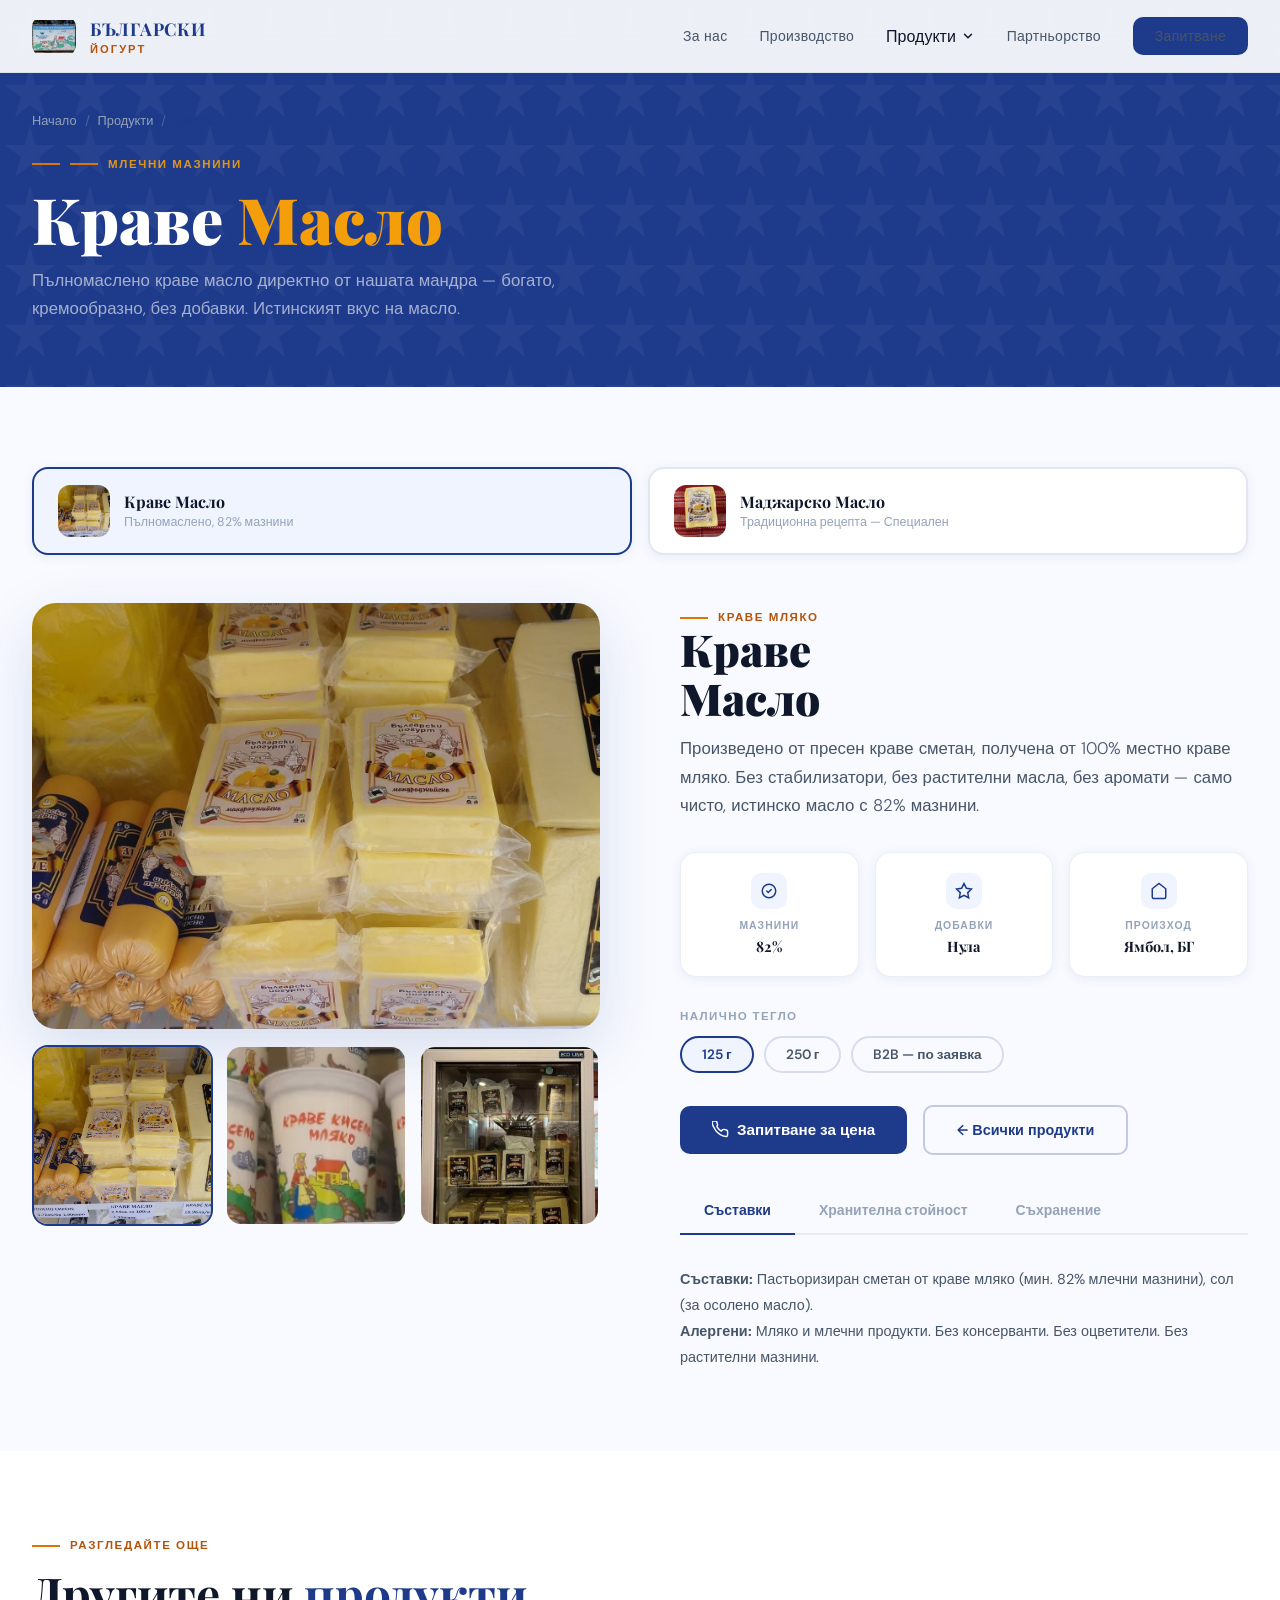
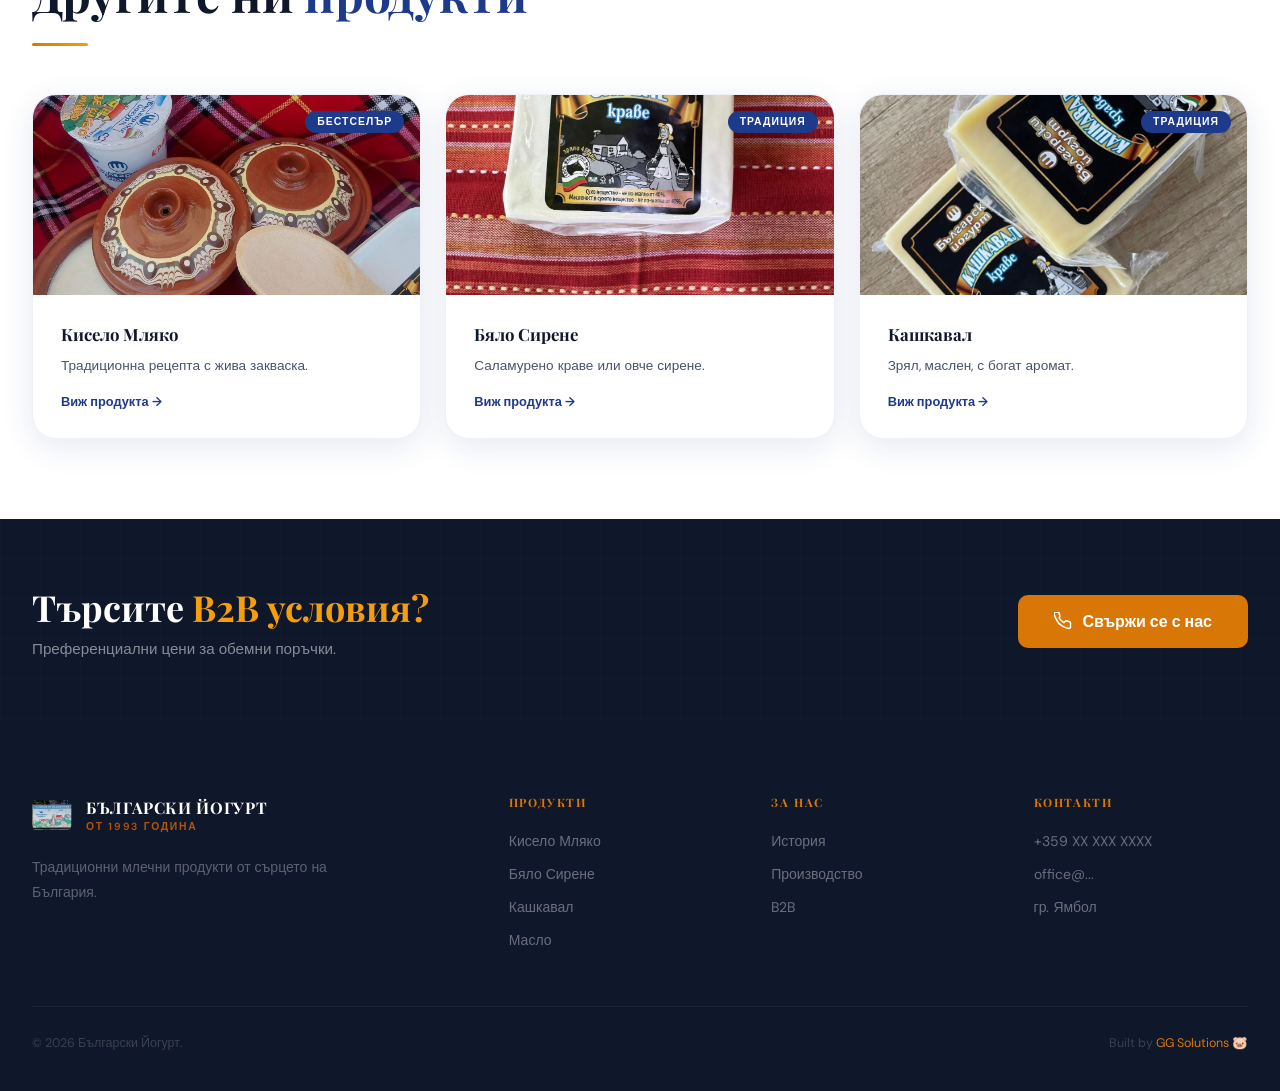
<file: maslo.html>
<!DOCTYPE html>
<html lang="bg" class="scroll-smooth">
<head>
  <meta charset="UTF-8"/><meta name="viewport" content="width=device-width, initial-scale=1.0"/>
  <meta name="description" content="Краве масло Български Йогурт — пълномаслено, без добавки. Традиционна маджарска рецепта. 100% Bulgarian dairy."/>
  <title>Масло — Български Йогурт</title>
  <link rel="icon" type="image/avif" href="./assets/images/favicon.avif"/>
  <link rel="preconnect" href="https://fonts.googleapis.com"/><link rel="preconnect" href="https://fonts.gstatic.com" crossorigin/>
  <link href="https://fonts.googleapis.com/css2?family=Playfair+Display:ital,wght@0,400;0,600;0,700;0,900;1,400;1,600&family=DM+Sans:opsz,wght@9..40,300;9..40,400;9..40,500;9..40,600;9..40,700&display=swap" rel="stylesheet"/>
  <link rel="stylesheet" href="./css/shared.css"/>
  <style>
    .page-hero{background:var(--royal);padding:7rem 2rem 4rem;position:relative;overflow:hidden;}
    .page-hero::before{content:'';position:absolute;inset:0;background-image:url("data:image/svg+xml,%3Csvg xmlns='http://www.w3.org/2000/svg' width='60' height='60'%3E%3Cpath d='M30 5L35 25H55L39 37L45 57L30 45L15 57L21 37L5 25H25Z' fill='%23ffffff' opacity='.04'/%3E%3C/svg%3E");background-size:60px 60px;}
    .page-hero-inner{max-width:1280px;margin:0 auto;position:relative;}
    .page-hero h1{font-family:'Playfair Display',serif;font-size:clamp(2.5rem,5vw,4rem);font-weight:900;color:white;margin:.75rem 0;line-height:1.1;}
    .page-hero h1 span{color:var(--gold-light);}
    .page-hero p{font-size:1.05rem;color:rgba(255,255,255,.6);max-width:48ch;margin-top:.75rem;font-weight:300;line-height:1.7;}
    .variant-bg{background:var(--bg-off);}
    .variant-tabs{display:flex;gap:1rem;margin-bottom:3rem;flex-wrap:wrap;}
    .variant-tab{display:flex;align-items:center;gap:.875rem;padding:1rem 1.5rem;border-radius:1rem;border:2px solid rgba(30,58,138,.12);background:white;cursor:pointer;transition:all .25s var(--ease);flex:1;min-width:200px;box-shadow:var(--shadow-sm);}
    .variant-tab.active,.variant-tab:hover{border-color:var(--royal);background:var(--royal-pale);}
    .variant-tab-img{width:52px;height:52px;border-radius:.75rem;object-fit:cover;flex-shrink:0;}
    .variant-tab-text .vt-name{font-family:'Playfair Display',serif;font-weight:700;font-size:1rem;color:var(--text);}
    .variant-tab-text .vt-sub{font-size:.78rem;color:var(--text-light);margin-top:2px;}
    .product-detail{display:grid;grid-template-columns:1fr 1fr;gap:5rem;align-items:start;}
    .product-images{display:flex;flex-direction:column;gap:1rem;}
    .main-product-img{border-radius:var(--r-card);overflow:hidden;aspect-ratio:4/3;box-shadow:var(--shadow-lg);}
    .main-product-img img{width:100%;height:100%;object-fit:cover;}
    .thumb-row{display:grid;grid-template-columns:repeat(3,1fr);gap:.75rem;}
    .thumb{border-radius:1rem;overflow:hidden;aspect-ratio:1;cursor:pointer;border:2px solid transparent;transition:all .2s;}
    .thumb:hover,.thumb.active{border-color:var(--royal);}
    .thumb img{width:100%;height:100%;object-fit:cover;}
    .product-name{font-family:'Playfair Display',serif;font-size:clamp(2rem,4vw,2.75rem);font-weight:900;color:var(--text);line-height:1.1;margin-bottom:.75rem;}
    .product-tagline{font-size:1.05rem;color:var(--text-muted);font-weight:300;line-height:1.7;margin-bottom:2rem;}
    .product-attributes{display:grid;grid-template-columns:repeat(3,1fr);gap:1rem;margin-bottom:2rem;}
    .attr-card{background:white;border-radius:1rem;padding:1.25rem 1rem;text-align:center;border:1px solid rgba(30,58,138,.08);box-shadow:var(--shadow-sm);}
    .attr-icon{width:36px;height:36px;background:var(--royal-pale);border-radius:.625rem;display:flex;align-items:center;justify-content:center;margin:0 auto .625rem;}
    .attr-label{font-size:.65rem;font-weight:700;letter-spacing:.1em;text-transform:uppercase;color:var(--text-light);margin-bottom:.25rem;}
    .attr-value{font-family:'Playfair Display',serif;font-size:.9rem;font-weight:700;color:var(--text);}
    .sizes-label{font-size:.72rem;font-weight:700;letter-spacing:.12em;text-transform:uppercase;color:var(--text-light);margin-bottom:.75rem;}
    .sizes-row{display:flex;flex-wrap:wrap;gap:.625rem;margin-bottom:2rem;}
    .size-chip{padding:.5rem 1.25rem;border-radius:2rem;border:2px solid rgba(30,58,138,.15);font-size:.85rem;font-weight:600;color:var(--text-muted);cursor:pointer;transition:all .2s;}
    .size-chip:hover,.size-chip.active{border-color:var(--royal);background:var(--royal-pale);color:var(--royal);}
    .product-cta{display:flex;flex-wrap:wrap;gap:1rem;align-items:center;margin-bottom:2rem;}
    .detail-tabs{display:flex;gap:0;border-bottom:2px solid rgba(30,58,138,.08);margin-bottom:2rem;}
    .tab-btn{padding:.875rem 1.5rem;font-size:.875rem;font-weight:600;color:var(--text-light);cursor:pointer;border-bottom:2px solid transparent;margin-bottom:-2px;transition:all .2s;background:none;border-top:none;border-left:none;border-right:none;font-family:'DM Sans',sans-serif;}
    .tab-btn.active{color:var(--royal);border-bottom-color:var(--royal);}
    .tab-panel{display:none;}.tab-panel.active{display:block;}
    .ingredient-list{font-size:.9rem;color:var(--text-muted);line-height:1.8;}
    .nutrition-table{width:100%;border-collapse:collapse;font-size:.875rem;}
    .nutrition-table th{text-align:left;font-size:.65rem;font-weight:700;letter-spacing:.1em;text-transform:uppercase;color:var(--text-light);padding:.625rem .875rem;border-bottom:1px solid rgba(30,58,138,.08);}
    .nutrition-table td{padding:.625rem .875rem;border-bottom:1px solid rgba(30,58,138,.06);color:var(--text-muted);}
    .nutrition-table td:last-child{font-weight:600;color:var(--text);}
    .nutrition-table tr:last-child td{border-bottom:none;}
    .related-bg{background:var(--bg-white);}
    .related-grid{display:grid;grid-template-columns:repeat(3,1fr);gap:1.5rem;}
    .prod-img-wrap{height:200px;}
    .cta-strip{background:var(--navy);padding:4rem 2rem;position:relative;overflow:hidden;}
    .cta-strip::before{content:'';position:absolute;inset:0;background-image:url("data:image/svg+xml,%3Csvg xmlns='http://www.w3.org/2000/svg' width='40' height='40'%3E%3Cpath d='M40 0H0v40' fill='none' stroke='%23ffffff' stroke-width='.4' opacity='.04'/%3E%3C/svg%3E");background-size:40px 40px;}
    .cta-strip-inner{max-width:1280px;margin:0 auto;position:relative;display:flex;align-items:center;justify-content:space-between;gap:2rem;flex-wrap:wrap;}
    .cta-strip h2{font-family:'Playfair Display',serif;font-size:clamp(1.5rem,3vw,2.25rem);font-weight:700;color:white;}
    .cta-strip h2 span{color:var(--gold-light);}
    .cta-strip p{color:rgba(255,255,255,.5);font-size:.95rem;margin-top:.5rem;}
    @media(max-width:1024px){.product-detail{grid-template-columns:1fr;gap:3rem;}.related-grid{grid-template-columns:1fr 1fr;}.product-attributes{grid-template-columns:repeat(3,1fr);}}
    @media(max-width:768px){.product-attributes{grid-template-columns:1fr 1fr;}.related-grid{grid-template-columns:1fr;}.variant-tab{min-width:140px;}}
  </style>
</head>
<body>

<header id="main-nav">
  <div class="nav-inner">
    <a href="./index.html" class="logo"><img src="./assets/images/logo.avif" alt="Лого" class="logo-img"/><div class="logo-text"><span>БЪЛГАРСКИ</span><span>ЙОГУРТ</span></div></a>
    <nav class="nav-links">
      <a href="./index.html#about">За нас</a>
      <a href="./index.html#process">Производство</a>
      <div class="nav-dropdown">
        <a href="index.html" class="active">Продукти <svg class="dd-arrow" width="14" height="14" viewBox="0 0 24 24" fill="none" stroke="currentColor" stroke-width="2.5" stroke-linecap="round"><path d="M6 9l6 6 6-6"/></svg></a>
        <div class="dropdown-menu">
          <a href="kiselo-mlyako.html"><img class="dm-img" src="./assets/images/kiselo-mlqko.avif" alt=""/>Кисело Мляко</a>
          <a href="sirene.html"><img class="dm-img" src="./assets/images/krave-bqlo-sirene.avif" alt=""/>Бяло Сирене</a>
          <a href="kashkaval.html"><img class="dm-img" src="./assets/images/bulgarski-yogurt-kashval.avif" alt=""/>Кашкавал</a>
          <a href="maslo.html" style="color:var(--royal);font-weight:600;"><img class="dm-img" src="./assets/images/maslo.avif" alt=""/>Масло</a>
          <div class="dropdown-divider"></div>
          <a href="index.html" style="color:var(--royal);font-weight:600;"><svg width="18" height="18" viewBox="0 0 24 24" fill="none" stroke="currentColor" stroke-width="2" stroke-linecap="round"><rect x="2" y="3" width="20" height="14" rx="2"/><path d="M8 21h8M12 17v4"/></svg>Всички продукти</a>
        </div>
      </div>
      <a href="./index.html#b2b">Партньорство</a>
      <a href="./index.html#contact" class="btn-nav">Запитване</a>
    </nav>
    <button id="mobile-menu-btn" aria-label="Меню" aria-expanded="false" aria-controls="mobile-menu">
      <svg id="hamburger-icon" width="24" height="24" viewBox="0 0 24 24" fill="none" stroke="currentColor"><path stroke-linecap="round" stroke-linejoin="round" stroke-width="2" d="M4 6h16M4 12h16M4 18h16"/></svg>
    </button>
  </div>
  <div id="mobile-menu"><div class="mobile-links">
    <a href="./index.html#about">За нас</a>
    <div class="mobile-cat-label">Продукти</div>
    <a href="kiselo-mlyako.html" style="padding-left:1.5rem;">→ Кисело Мляко</a>
    <a href="sirene.html" style="padding-left:1.5rem;">→ Бяло Сирене</a>
    <a href="kashkaval.html" style="padding-left:1.5rem;">→ Кашкавал</a>
    <a href="maslo.html" style="padding-left:1.5rem;color:var(--royal);font-weight:600;">→ Масло</a>
    <a href="./index.html#contact" style="background:var(--royal);color:white;border-radius:.75rem;padding:.875rem 1rem;font-weight:700;text-align:center;margin-top:.5rem;">Запитване</a>
  </div></div>
</header>

<div class="page-hero">
  <div class="page-hero-inner">
    <div class="breadcrumb" style="margin-bottom:1.25rem;">
      <a href="./index.html">Начало</a><span class="breadcrumb-sep">/</span>
      <a href="index.html">Продукти</a><span class="breadcrumb-sep">/</span>
      <span class="current">Масло</span>
    </div>
    <div class="eyebrow" style="color:rgba(245,158,11,.9);"><span style="background:var(--gold);display:block;width:1.75rem;height:2px;"></span>Млечни мазнини</div>
    <h1>Краве <span>Масло</span></h1>
    <p>Пълномаслено краве масло директно от нашата мандра — богато, кремообразно, без добавки. Истинският вкус на масло.</p>
  </div>
</div>

<section class="variant-bg" id="madjarsko" aria-label="Избор на вариант">
  <div class="section-inner">
    <div class="variant-tabs reveal">
      <div class="variant-tab active" onclick="switchVariant('krave', this)">
        <img src="./assets/images/maslo.avif" alt="Краве масло" class="variant-tab-img"/>
        <div class="variant-tab-text"><div class="vt-name">Краве Масло</div><div class="vt-sub">Пълномаслено, 82% мазнини</div></div>
      </div>
      <div class="variant-tab" onclick="switchVariant('madjarsko', this)">
        <img src="./assets/images/maslo-madjarsko.avif" alt="Маджарско масло" class="variant-tab-img"/>
        <div class="variant-tab-text"><div class="vt-name">Маджарско Масло</div><div class="vt-sub">Традиционна рецепта — Специален</div></div>
      </div>
    </div>

    <!-- Краве масло -->
    <div id="variant-krave" class="product-detail">
      <div class="product-images reveal">
        <div class="main-product-img"><img id="main-img-krave" src="./assets/images/maslo.avif" alt="Краве масло" loading="eager"/></div>
        <div class="thumb-row">
          <div class="thumb active" onclick="switchImgK('./assets/images/maslo.avif',this)"><img src="./assets/images/maslo.avif" alt="" loading="lazy"/></div>
          <div class="thumb" onclick="switchImgK('./assets/images/mlqko.avif',this)"><img src="./assets/images/mlqko.avif" alt="" loading="lazy"/></div>
          <div class="thumb" onclick="switchImgK('./assets/images/bulgarski-yogurt-vitrina.avif',this)"><img src="./assets/images/bulgarski-yogurt-vitrina.avif" alt="" loading="lazy"/></div>
        </div>
      </div>
      <div class="reveal delay-2">
        <div class="eyebrow">Краве мляко</div>
        <h2 class="product-name">Краве<br/>Масло</h2>
        <p class="product-tagline">Произведено от пресен краве сметан, получена от 100% местно краве мляко. Без стабилизатори, без растителни масла, без аромати — само чисто, истинско масло с 82% мазнини.</p>
        <div class="product-attributes">
          <div class="attr-card"><div class="attr-icon"><svg width="18" height="18" viewBox="0 0 24 24" fill="none" stroke="var(--royal)" stroke-width="2" stroke-linecap="round"><path d="M9 12l2 2 4-4"/><path d="M21 12a9 9 0 11-18 0 9 9 0 0118 0z"/></svg></div><div class="attr-label">Мазнини</div><div class="attr-value">82%</div></div>
          <div class="attr-card"><div class="attr-icon"><svg width="18" height="18" viewBox="0 0 24 24" fill="none" stroke="var(--royal)" stroke-width="2" stroke-linecap="round"><path d="M12 2l3.09 6.26L22 9.27l-5 4.87 1.18 6.88L12 17.77l-6.18 3.25L7 14.14 2 9.27l6.91-1.01L12 2z"/></svg></div><div class="attr-label">Добавки</div><div class="attr-value">Нула</div></div>
          <div class="attr-card"><div class="attr-icon"><svg width="18" height="18" viewBox="0 0 24 24" fill="none" stroke="var(--royal)" stroke-width="2" stroke-linecap="round"><path d="M3 9l9-7 9 7v11a2 2 0 01-2 2H5a2 2 0 01-2-2z"/></svg></div><div class="attr-label">Произход</div><div class="attr-value">Ямбол, БГ</div></div>
        </div>
        <div class="sizes-label">Налично тегло</div>
        <div class="sizes-row">
          <div class="size-chip active">125 г</div><div class="size-chip">250 г</div><div class="size-chip">B2B — по заявка</div>
        </div>
        <div class="product-cta">
          <a href="./index.html#contact" class="btn-royal"><svg width="17" height="17" viewBox="0 0 24 24" fill="none" stroke="currentColor" stroke-width="2" stroke-linecap="round"><path d="M22 16.92v3a2 2 0 01-2.18 2 19.79 19.79 0 01-8.63-3.07A19.5 19.5 0 013.07 9.8a19.79 19.79 0 01-3.07-8.67A2 2 0 012 .18h3a2 2 0 012 1.72c.127.96.361 1.903.7 2.81a2 2 0 01-.45 2.11L6.91 7.91a16 16 0 006.29 6.29l1.8-1.81a2 2 0 012.11-.45c.907.339 1.85.573 2.81.7A2 2 0 0122 14.92z"/></svg>Запитване за цена</a>
          <a href="index.html" class="btn-outline-royal">← Всички продукти</a>
        </div>
        <div class="detail-tabs">
          <button class="tab-btn active" onclick="switchTab('km-ing',this)">Съставки</button>
          <button class="tab-btn" onclick="switchTab('km-nut',this)">Хранителна стойност</button>
          <button class="tab-btn" onclick="switchTab('km-str',this)">Съхранение</button>
        </div>
        <div id="tab-km-ing" class="tab-panel active"><p class="ingredient-list"><strong>Съставки:</strong> Пастьоризиран сметан от краве мляко (мин. 82% млечни мазнини), сол (за осолено масло).<br/><strong>Алергени:</strong> Мляко и млечни продукти. Без консерванти. Без оцветители. Без растителни мазнини.</p></div>
        <div id="tab-km-nut" class="tab-panel"><table class="nutrition-table"><tr><th>Хранителна стойност</th><th>на 100 г</th></tr><tr><td>Енергийна стойност</td><td>3060 kJ / 744 kcal</td></tr><tr><td>Мазнини</td><td>82 г</td></tr><tr><td>от които наситени</td><td>54 г</td></tr><tr><td>Въглехидрати</td><td>0.6 г</td></tr><tr><td>Белтъчини</td><td>0.7 г</td></tr><tr><td>Сол</td><td>0.02 г</td></tr></table></div>
        <div id="tab-km-str" class="tab-panel"><p class="ingredient-list"><strong>Съхранение:</strong> 0°C до +6°C. <strong>Срок:</strong> 60 дни при правилно съхранение. Може да се замрази до 6 месеца при –18°C. След размразяване не замразявайте отново.</p></div>
      </div>
    </div>

    <!-- Маджарско масло -->
    <div id="variant-madjarsko" class="product-detail" style="display:none;">
      <div class="product-images reveal">
        <div class="main-product-img"><img id="main-img-madjarsko" src="./assets/images/maslo-madjarsko.avif" alt="Маджарско масло" loading="lazy"/></div>
        <div class="thumb-row">
          <div class="thumb active" onclick="switchImgM('./assets/images/maslo-madjarsko.avif',this)"><img src="./assets/images/maslo-madjarsko.avif" alt="" loading="lazy"/></div>
          <div class="thumb" onclick="switchImgM('./assets/images/maslo.avif',this)"><img src="./assets/images/maslo.avif" alt="" loading="lazy"/></div>
          <div class="thumb" onclick="switchImgM('./assets/images/process.avif',this)"><img src="./assets/images/process.avif" alt="" loading="lazy"/></div>
        </div>
      </div>
      <div class="reveal delay-2">
        <div class="eyebrow" style="color:var(--gold-dark);">Специален — Традиционна рецепта</div>
        <h2 class="product-name">Маджарско<br/>Масло</h2>
        <p class="product-tagline">Произведено по традиционната маджарска рецепта — по-дълъг процес на зреене и специфична обработка на сметана. Уникален вкус с по-богат, по-нюансиран аромат.</p>
        <div class="product-attributes">
          <div class="attr-card"><div class="attr-icon"><svg width="18" height="18" viewBox="0 0 24 24" fill="none" stroke="var(--royal)" stroke-width="2" stroke-linecap="round"><circle cx="12" cy="12" r="10"/><path d="M12 8v4l3 3"/></svg></div><div class="attr-label">Процес</div><div class="attr-value">Традиционен</div></div>
          <div class="attr-card"><div class="attr-icon"><svg width="18" height="18" viewBox="0 0 24 24" fill="none" stroke="var(--royal)" stroke-width="2" stroke-linecap="round"><path d="M12 2l3.09 6.26L22 9.27l-5 4.87 1.18 6.88L12 17.77l-6.18 3.25L7 14.14 2 9.27l6.91-1.01L12 2z"/></svg></div><div class="attr-label">Клас</div><div class="attr-value">Специален</div></div>
          <div class="attr-card"><div class="attr-icon"><svg width="18" height="18" viewBox="0 0 24 24" fill="none" stroke="var(--royal)" stroke-width="2" stroke-linecap="round"><path d="M9 12l2 2 4-4"/><path d="M21 12a9 9 0 11-18 0 9 9 0 0118 0z"/></svg></div><div class="attr-label">Добавки</div><div class="attr-value">Нула</div></div>
        </div>
        <div class="sizes-label">Налично тегло</div>
        <div class="sizes-row">
          <div class="size-chip active">125 г</div><div class="size-chip">B2B — по заявка</div>
        </div>
        <div class="product-cta">
          <a href="./index.html#contact" class="btn-royal"><svg width="17" height="17" viewBox="0 0 24 24" fill="none" stroke="currentColor" stroke-width="2" stroke-linecap="round"><path d="M22 16.92v3a2 2 0 01-2.18 2 19.79 19.79 0 01-8.63-3.07A19.5 19.5 0 013.07 9.8a19.79 19.79 0 01-3.07-8.67A2 2 0 012 .18h3a2 2 0 012 1.72c.127.96.361 1.903.7 2.81a2 2 0 01-.45 2.11L6.91 7.91a16 16 0 006.29 6.29l1.8-1.81a2 2 0 012.11-.45c.907.339 1.85.573 2.81.7A2 2 0 0122 14.92z"/></svg>Запитване за цена</a>
          <a href="index.html" class="btn-outline-royal">← Всички продукти</a>
        </div>
        <div class="detail-tabs">
          <button class="tab-btn active" onclick="switchTab('mm-ing',this)">Съставки</button>
          <button class="tab-btn" onclick="switchTab('mm-nut',this)">Хранителна стойност</button>
        </div>
        <div id="tab-mm-ing" class="tab-panel active"><p class="ingredient-list"><strong>Съставки:</strong> Зрял пастьоризиран сметан от краве мляко, млечнокиселинни бактерии, сол.<br/><strong>Алергени:</strong> Мляко и млечни продукти. Без консерванти. Без растителни мазнини.</p></div>
        <div id="tab-mm-nut" class="tab-panel"><table class="nutrition-table"><tr><th>Хранителна стойност</th><th>на 100 г</th></tr><tr><td>Енергийна стойност</td><td>2980 kJ / 725 kcal</td></tr><tr><td>Мазнини</td><td>80 г</td></tr><tr><td>Въглехидрати</td><td>0.8 г</td></tr><tr><td>Белтъчини</td><td>0.8 г</td></tr><tr><td>Сол</td><td>0.8 г</td></tr></table></div>
      </div>
    </div>
  </div>
</section>

<section class="related-bg" aria-label="Свързани продукти">
  <div class="section-inner">
    <div class="reveal" style="margin-bottom:3rem;"><div class="eyebrow">Разгледайте още</div><h2 class="section-title">Другите ни <span>продукти</span></h2><div class="section-divider"></div></div>
    <div class="related-grid">
      <a href="kiselo-mlyako.html" class="product-card reveal delay-1"><div class="prod-img-wrap"><img src="./assets/images/kiselo-mlqko.avif" alt="" class="prod-img" loading="lazy"/><span class="prod-badge">Бестселър</span></div><div class="prod-body"><h3>Кисело Мляко</h3><p>Традиционна рецепта с жива закваска.</p><span class="prod-link">Виж продукта →</span></div></a>
      <a href="sirene.html" class="product-card reveal delay-2"><div class="prod-img-wrap"><img src="./assets/images/krave-bqlo-sirene.avif" alt="" class="prod-img" loading="lazy"/><span class="prod-badge">Традиция</span></div><div class="prod-body"><h3>Бяло Сирене</h3><p>Саламурено краве или овче сирене.</p><span class="prod-link">Виж продукта →</span></div></a>
      <a href="kashkaval.html" class="product-card reveal delay-3"><div class="prod-img-wrap"><img src="./assets/images/bulgarski-yogurt-kashval.avif" alt="" class="prod-img" loading="lazy"/><span class="prod-badge">Традиция</span></div><div class="prod-body"><h3>Кашкавал</h3><p>Зрял, маслен, с богат аромат.</p><span class="prod-link">Виж продукта →</span></div></a>
    </div>
  </div>
</section>

<div class="cta-strip"><div class="cta-strip-inner"><div><h2>Търсите <span>B2B условия?</span></h2><p>Преференциални цени за обемни поръчки.</p></div><a href="./index.html#contact" class="btn-gold"><svg width="18" height="18" viewBox="0 0 24 24" fill="none" stroke="currentColor" stroke-width="2" stroke-linecap="round"><path d="M22 16.92v3a2 2 0 01-2.18 2 19.79 19.79 0 01-8.63-3.07A19.5 19.5 0 013.07 9.8a19.79 19.79 0 01-3.07-8.67A2 2 0 012 .18h3a2 2 0 012 1.72c.127.96.361 1.903.7 2.81a2 2 0 01-.45 2.11L6.91 7.91a16 16 0 006.29 6.29l1.8-1.81a2 2 0 012.11-.45c.907.339 1.85.573 2.81.7A2 2 0 0122 14.92z"/></svg>Свържи се с нас</a></div></div>

<footer class="footer"><div class="footer-inner"><div class="footer-grid">
  <div class="footer-brand"><div class="footer-logo"><img src="./assets/images/logo.avif" alt="Лого"/><div class="footer-logo-text"><span>БЪЛГАРСКИ ЙОГУРТ</span><span>От 1993 година</span></div></div><p>Традиционни млечни продукти от сърцето на България.</p></div>
  <div class="footer-col"><h4>Продукти</h4><ul><li><a href="kiselo-mlyako.html">Кисело Мляко</a></li><li><a href="sirene.html">Бяло Сирене</a></li><li><a href="kashkaval.html">Кашкавал</a></li><li><a href="maslo.html">Масло</a></li></ul></div>
  <div class="footer-col"><h4>За нас</h4><ul><li><a href="./index.html#about">История</a></li><li><a href="./index.html#process">Производство</a></li><li><a href="./index.html#b2b">B2B</a></li></ul></div>
  <div class="footer-col"><h4>Контакти</h4><ul><li><a href="tel:+359XXXXXXXXX">+359 XX XXX XXXX</a></li><li><a href="mailto:office@bulgarski-yogurt.bg">office@...</a></li><li><a href="./index.html#contact">гр. Ямбол</a></li></ul></div>
</div><div class="footer-bottom"><p>© <span id="year"></span> Български Йогурт.</p><p>Built by <a href="https://ginkogrudev.com" target="_blank" rel="noopener">GG Solutions 🐷</a></p></div></div></footer>

<script src="./js/shared.js"></script><script src="./js/analytics.js"></script>
<script>
  document.getElementById('year').textContent = new Date().getFullYear();
  function switchVariant(v, tab) {
    document.querySelectorAll('[id^="variant-"]').forEach(el => el.style.display = 'none');
    document.getElementById('variant-' + v).style.display = 'grid';
    document.querySelectorAll('.variant-tab').forEach(t => t.classList.remove('active'));
    tab.classList.add('active');
  }
  function switchImgK(s,t){document.getElementById('main-img-krave').src=s;document.querySelectorAll('#variant-krave .thumb').forEach(x=>x.classList.remove('active'));t.classList.add('active');}
  function switchImgM(s,t){document.getElementById('main-img-madjarsko').src=s;document.querySelectorAll('#variant-madjarsko .thumb').forEach(x=>x.classList.remove('active'));t.classList.add('active');}
  function switchTab(id,btn){
    const panel=document.getElementById('tab-'+id);if(!panel)return;
    panel.closest('.product-detail').querySelectorAll('.tab-panel').forEach(p=>p.classList.remove('active'));
    panel.closest('.product-detail').querySelectorAll('.tab-btn').forEach(b=>b.classList.remove('active'));
    panel.classList.add('active');btn.classList.add('active');
  }
  document.querySelectorAll('.size-chip').forEach(c=>c.addEventListener('click',function(){
    this.closest('.sizes-row').querySelectorAll('.size-chip').forEach(x=>x.classList.remove('active'));this.classList.add('active');
  }));
  if(window.location.hash==='#madjarsko'){document.querySelectorAll('.variant-tab')[1]?.click();}
</script>
</body>
</html>
</file>
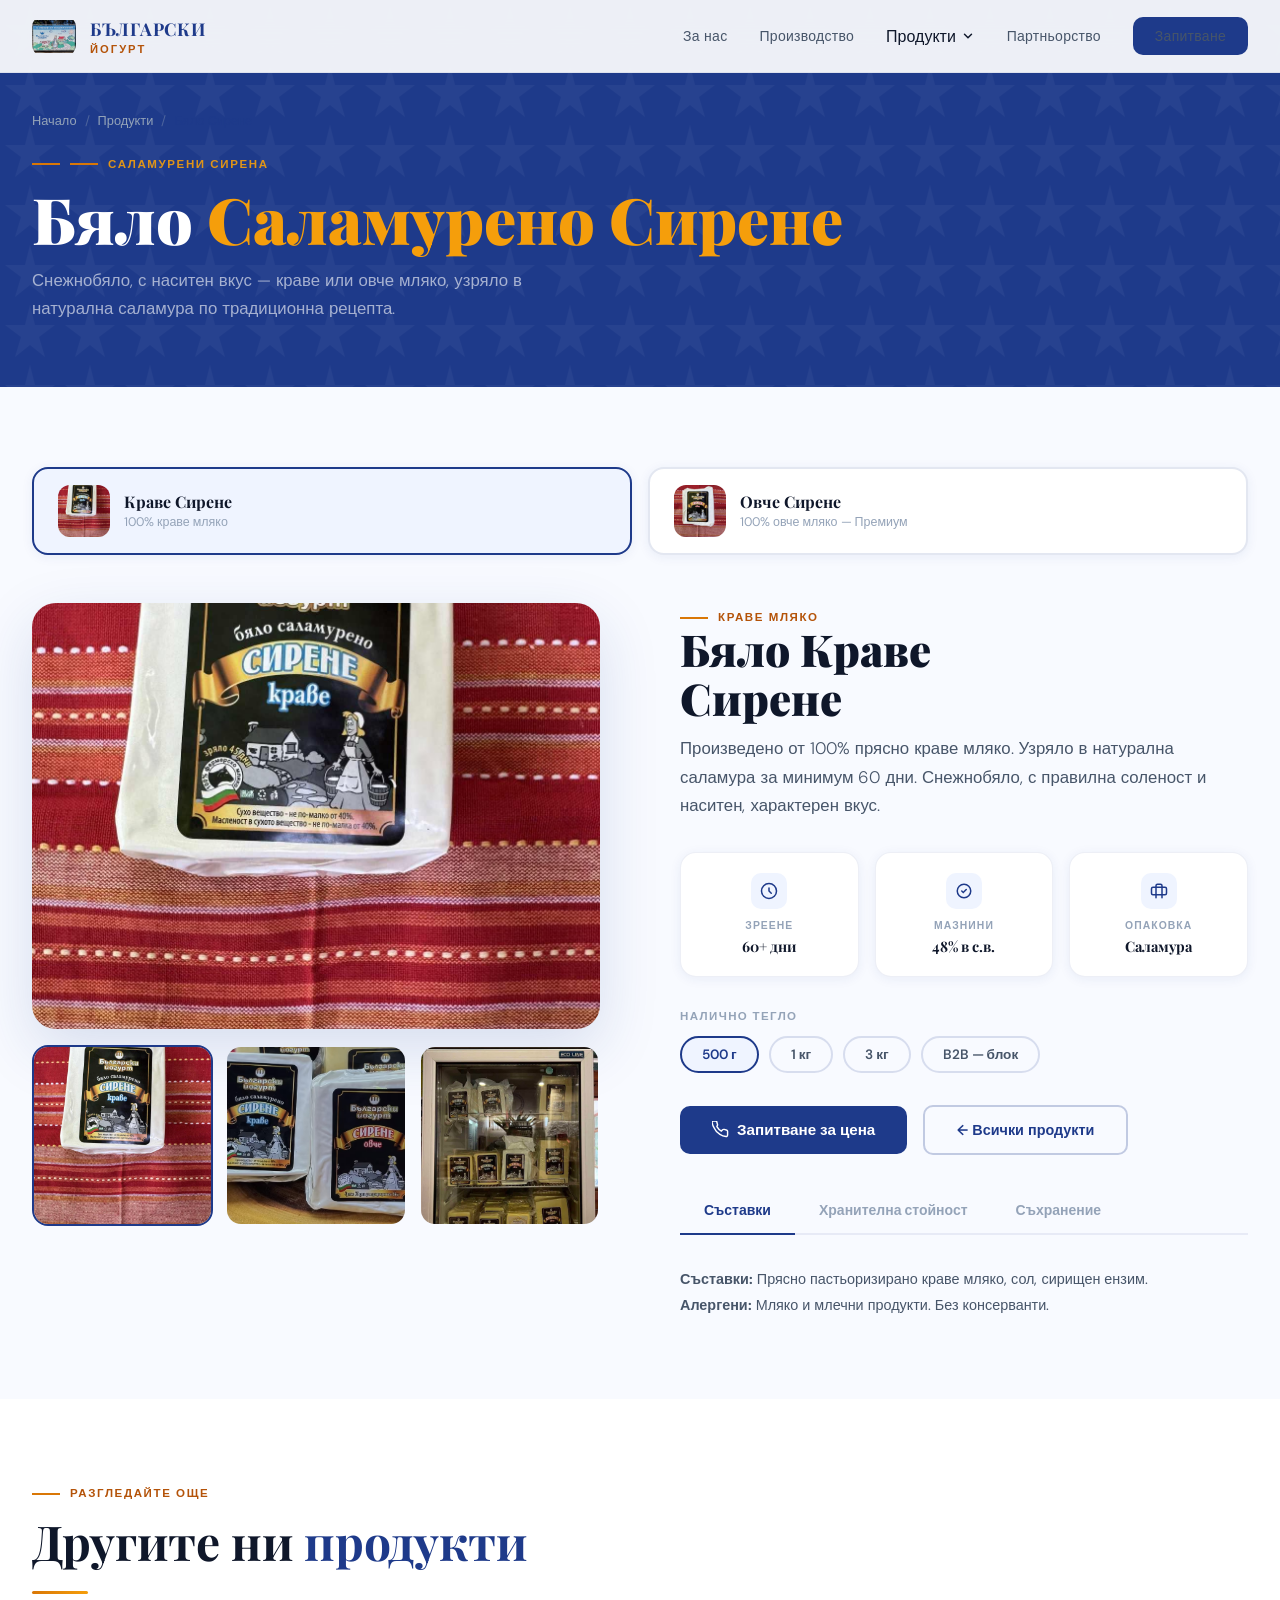
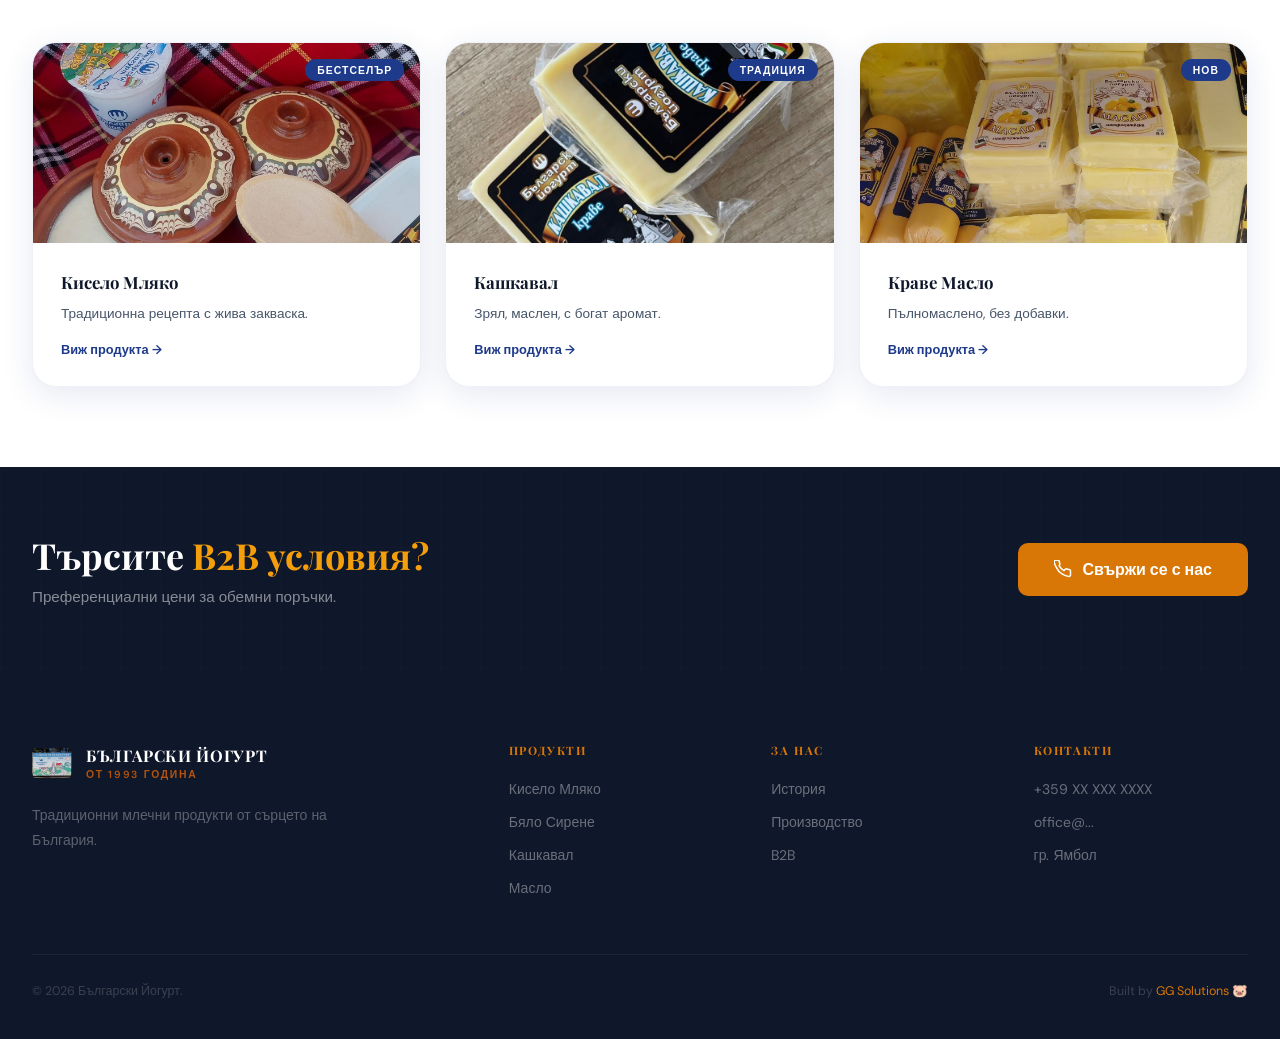
<file: sirene.html>
<!DOCTYPE html>
<html lang="bg" class="scroll-smooth">
<head>
  <meta charset="UTF-8"/><meta name="viewport" content="width=device-width, initial-scale=1.0"/>
  <meta name="description" content="Бяло саламурено сирене Български Йогурт — краве и овче. Натурална саламура, традиционна рецепта от 1993 г."/>
  <title>Бяло Сирене — Български Йогурт</title>
  <link rel="icon" type="image/avif" href="./assets/images/favicon.avif"/>
  <link rel="preconnect" href="https://fonts.googleapis.com"/><link rel="preconnect" href="https://fonts.gstatic.com" crossorigin/>
  <link href="https://fonts.googleapis.com/css2?family=Playfair+Display:ital,wght@0,400;0,600;0,700;0,900;1,400;1,600&family=DM+Sans:opsz,wght@9..40,300;9..40,400;9..40,500;9..40,600;9..40,700&display=swap" rel="stylesheet"/>
  <link rel="stylesheet" href="./css/shared.css"/>
  <style>
    .page-hero{background:var(--royal);padding:7rem 2rem 4rem;position:relative;overflow:hidden;}
    .page-hero::before{content:'';position:absolute;inset:0;background-image:url("data:image/svg+xml,%3Csvg xmlns='http://www.w3.org/2000/svg' width='60' height='60'%3E%3Cpath d='M30 5L35 25H55L39 37L45 57L30 45L15 57L21 37L5 25H25Z' fill='%23ffffff' opacity='.04'/%3E%3C/svg%3E");background-size:60px 60px;}
    .page-hero-inner{max-width:1280px;margin:0 auto;position:relative;}
    .page-hero h1{font-family:'Playfair Display',serif;font-size:clamp(2.5rem,5vw,4rem);font-weight:900;color:white;margin:.75rem 0;line-height:1.1;}
    .page-hero h1 span{color:var(--gold-light);}
    .page-hero p{font-size:1.05rem;color:rgba(255,255,255,.6);max-width:48ch;margin-top:.75rem;font-weight:300;line-height:1.7;}
    /* Variant switcher */
    .variant-bg{background:var(--bg-off);}
    .variant-tabs{display:flex;gap:1rem;margin-bottom:3rem;flex-wrap:wrap;}
    .variant-tab{display:flex;align-items:center;gap:.875rem;padding:1rem 1.5rem;border-radius:1rem;border:2px solid rgba(30,58,138,.12);background:white;cursor:pointer;transition:all .25s var(--ease);flex:1;min-width:200px;box-shadow:var(--shadow-sm);}
    .variant-tab.active,.variant-tab:hover{border-color:var(--royal);background:var(--royal-pale);}
    .variant-tab-img{width:52px;height:52px;border-radius:.75rem;object-fit:cover;flex-shrink:0;}
    .variant-tab-text .vt-name{font-family:'Playfair Display',serif;font-weight:700;font-size:1rem;color:var(--text);}
    .variant-tab-text .vt-sub{font-size:.78rem;color:var(--text-light);margin-top:2px;}
    /* Product detail */
    .product-detail{display:grid;grid-template-columns:1fr 1fr;gap:5rem;align-items:start;}
    .product-images{display:flex;flex-direction:column;gap:1rem;}
    .main-product-img{border-radius:var(--r-card);overflow:hidden;aspect-ratio:4/3;box-shadow:var(--shadow-lg);}
    .main-product-img img{width:100%;height:100%;object-fit:cover;transition:opacity .3s;}
    .thumb-row{display:grid;grid-template-columns:repeat(3,1fr);gap:.75rem;}
    .thumb{border-radius:1rem;overflow:hidden;aspect-ratio:1;cursor:pointer;border:2px solid transparent;transition:all .2s;}
    .thumb:hover,.thumb.active{border-color:var(--royal);}
    .thumb img{width:100%;height:100%;object-fit:cover;}
    .product-name{font-family:'Playfair Display',serif;font-size:clamp(2rem,4vw,2.75rem);font-weight:900;color:var(--text);line-height:1.1;margin-bottom:.75rem;}
    .product-tagline{font-size:1.05rem;color:var(--text-muted);font-weight:300;line-height:1.7;margin-bottom:2rem;}
    .product-attributes{display:grid;grid-template-columns:repeat(3,1fr);gap:1rem;margin-bottom:2rem;}
    .attr-card{background:white;border-radius:1rem;padding:1.25rem 1rem;text-align:center;border:1px solid rgba(30,58,138,.08);box-shadow:var(--shadow-sm);}
    .attr-icon{width:36px;height:36px;background:var(--royal-pale);border-radius:.625rem;display:flex;align-items:center;justify-content:center;margin:0 auto .625rem;}
    .attr-label{font-size:.65rem;font-weight:700;letter-spacing:.1em;text-transform:uppercase;color:var(--text-light);margin-bottom:.25rem;}
    .attr-value{font-family:'Playfair Display',serif;font-size:.9rem;font-weight:700;color:var(--text);}
    .sizes-label{font-size:.72rem;font-weight:700;letter-spacing:.12em;text-transform:uppercase;color:var(--text-light);margin-bottom:.75rem;}
    .sizes-row{display:flex;flex-wrap:wrap;gap:.625rem;margin-bottom:2rem;}
    .size-chip{padding:.5rem 1.25rem;border-radius:2rem;border:2px solid rgba(30,58,138,.15);font-size:.85rem;font-weight:600;color:var(--text-muted);cursor:pointer;transition:all .2s;}
    .size-chip:hover,.size-chip.active{border-color:var(--royal);background:var(--royal-pale);color:var(--royal);}
    .product-cta{display:flex;flex-wrap:wrap;gap:1rem;align-items:center;margin-bottom:2rem;}
    .detail-tabs{display:flex;gap:0;border-bottom:2px solid rgba(30,58,138,.08);margin-bottom:2rem;}
    .tab-btn{padding:.875rem 1.5rem;font-size:.875rem;font-weight:600;color:var(--text-light);cursor:pointer;border-bottom:2px solid transparent;margin-bottom:-2px;transition:all .2s;background:none;border-top:none;border-left:none;border-right:none;font-family:'DM Sans',sans-serif;}
    .tab-btn.active{color:var(--royal);border-bottom-color:var(--royal);}
    .tab-panel{display:none;}.tab-panel.active{display:block;}
    .ingredient-list{font-size:.9rem;color:var(--text-muted);line-height:1.8;}
    .nutrition-table{width:100%;border-collapse:collapse;font-size:.875rem;}
    .nutrition-table th{text-align:left;font-size:.65rem;font-weight:700;letter-spacing:.1em;text-transform:uppercase;color:var(--text-light);padding:.625rem .875rem;border-bottom:1px solid rgba(30,58,138,.08);}
    .nutrition-table td{padding:.625rem .875rem;border-bottom:1px solid rgba(30,58,138,.06);color:var(--text-muted);}
    .nutrition-table td:last-child{font-weight:600;color:var(--text);}
    .nutrition-table tr:last-child td{border-bottom:none;}
    .related-bg{background:var(--bg-white);}
    .related-grid{display:grid;grid-template-columns:repeat(3,1fr);gap:1.5rem;}
    .prod-img-wrap{height:200px;}
    .cta-strip{background:var(--navy);padding:4rem 2rem;position:relative;overflow:hidden;}
    .cta-strip::before{content:'';position:absolute;inset:0;background-image:url("data:image/svg+xml,%3Csvg xmlns='http://www.w3.org/2000/svg' width='40' height='40'%3E%3Cpath d='M40 0H0v40' fill='none' stroke='%23ffffff' stroke-width='.4' opacity='.04'/%3E%3C/svg%3E");background-size:40px 40px;}
    .cta-strip-inner{max-width:1280px;margin:0 auto;position:relative;display:flex;align-items:center;justify-content:space-between;gap:2rem;flex-wrap:wrap;}
    .cta-strip h2{font-family:'Playfair Display',serif;font-size:clamp(1.5rem,3vw,2.25rem);font-weight:700;color:white;}
    .cta-strip h2 span{color:var(--gold-light);}
    .cta-strip p{color:rgba(255,255,255,.5);font-size:.95rem;margin-top:.5rem;}
    @media(max-width:1024px){.product-detail{grid-template-columns:1fr;gap:3rem;}.related-grid{grid-template-columns:1fr 1fr;}.product-attributes{grid-template-columns:repeat(3,1fr);}}
    @media(max-width:768px){.product-attributes{grid-template-columns:1fr 1fr;}.related-grid{grid-template-columns:1fr;}.variant-tab{min-width:140px;}}
  </style>
</head>
<body>

<header id="main-nav">
  <div class="nav-inner">
    <a href="./index.html" class="logo"><img src="./assets/images/logo.avif" alt="Лого" class="logo-img"/><div class="logo-text"><span>БЪЛГАРСКИ</span><span>ЙОГУРТ</span></div></a>
    <nav class="nav-links">
      <a href="./index.html#about">За нас</a>
      <a href="./index.html#process">Производство</a>
      <div class="nav-dropdown">
        <a href="index.html" class="active">Продукти <svg class="dd-arrow" width="14" height="14" viewBox="0 0 24 24" fill="none" stroke="currentColor" stroke-width="2.5" stroke-linecap="round"><path d="M6 9l6 6 6-6"/></svg></a>
        <div class="dropdown-menu">
          <a href="kiselo-mlyako.html"><img class="dm-img" src="./assets/images/kiselo-mlqko.avif" alt=""/>Кисело Мляко</a>
          <a href="sirene.html" style="color:var(--royal);font-weight:600;"><img class="dm-img" src="./assets/images/krave-bqlo-sirene.avif" alt=""/>Бяло Сирене</a>
          <a href="kashkaval.html"><img class="dm-img" src="./assets/images/bulgarski-yogurt-kashval.avif" alt=""/>Кашкавал</a>
          <a href="maslo.html"><img class="dm-img" src="./assets/images/maslo.avif" alt=""/>Масло</a>
          <div class="dropdown-divider"></div>
          <a href="index.html" style="color:var(--royal);font-weight:600;"><svg width="18" height="18" viewBox="0 0 24 24" fill="none" stroke="currentColor" stroke-width="2" stroke-linecap="round"><rect x="2" y="3" width="20" height="14" rx="2"/><path d="M8 21h8M12 17v4"/></svg>Всички продукти</a>
        </div>
      </div>
      <a href="./index.html#b2b">Партньорство</a>
      <a href="./index.html#contact" class="btn-nav">Запитване</a>
    </nav>
    <button id="mobile-menu-btn" aria-label="Меню" aria-expanded="false" aria-controls="mobile-menu">
      <svg id="hamburger-icon" width="24" height="24" viewBox="0 0 24 24" fill="none" stroke="currentColor"><path stroke-linecap="round" stroke-linejoin="round" stroke-width="2" d="M4 6h16M4 12h16M4 18h16"/></svg>
    </button>
  </div>
  <div id="mobile-menu"><div class="mobile-links">
    <a href="./index.html#about">За нас</a>
    <div class="mobile-cat-label">Продукти</div>
    <a href="kiselo-mlyako.html" style="padding-left:1.5rem;">→ Кисело Мляко</a>
    <a href="sirene.html" style="padding-left:1.5rem;color:var(--royal);font-weight:600;">→ Бяло Сирене</a>
    <a href="kashkaval.html" style="padding-left:1.5rem;">→ Кашкавал</a>
    <a href="maslo.html" style="padding-left:1.5rem;">→ Масло</a>
    <a href="./index.html#contact" style="background:var(--royal);color:white;border-radius:.75rem;padding:.875rem 1rem;font-weight:700;text-align:center;margin-top:.5rem;">Запитване</a>
  </div></div>
</header>

<div class="page-hero">
  <div class="page-hero-inner">
    <div class="breadcrumb" style="margin-bottom:1.25rem;">
      <a href="./index.html">Начало</a><span class="breadcrumb-sep">/</span>
      <a href="index.html">Продукти</a><span class="breadcrumb-sep">/</span>
      <span class="current">Бяло Сирене</span>
    </div>
    <div class="eyebrow" style="color:rgba(245,158,11,.9);"><span style="background:var(--gold);display:block;width:1.75rem;height:2px;"></span>Саламурени сирена</div>
    <h1>Бяло <span>Саламурено Сирене</span></h1>
    <p>Снежнобяло, с наситен вкус — краве или овче мляко, узряло в натурална саламура по традиционна рецепта.</p>
  </div>
</div>

<section class="variant-bg" id="ovche" aria-label="Избор на вариант">
  <div class="section-inner">
    <!-- Variant switcher -->
    <div class="variant-tabs reveal">
      <div class="variant-tab active" onclick="switchVariant('krave', this)">
        <img src="./assets/images/krave-bqlo-sirene.avif" alt="Краве сирене" class="variant-tab-img"/>
        <div class="variant-tab-text"><div class="vt-name">Краве Сирене</div><div class="vt-sub">100% краве мляко</div></div>
      </div>
      <div class="variant-tab" onclick="switchVariant('ovche', this)">
        <img src="./assets/images/ovche-sirene.avif" alt="Овче сирене" class="variant-tab-img"/>
        <div class="variant-tab-text"><div class="vt-name">Овче Сирене</div><div class="vt-sub">100% овче мляко — Премиум</div></div>
      </div>
    </div>

    <!-- Краве -->
    <div id="variant-krave" class="product-detail">
      <div class="product-images reveal">
        <div class="main-product-img"><img id="main-img-krave" src="./assets/images/krave-bqlo-sirene.avif" alt="Краве сирене" loading="eager"/></div>
        <div class="thumb-row">
          <div class="thumb active" onclick="switchImgK('./assets/images/krave-bqlo-sirene.avif',this)"><img src="./assets/images/krave-bqlo-sirene.avif" alt="" loading="lazy"/></div>
          <div class="thumb" onclick="switchImgK('./assets/images/sirene.avif',this)"><img src="./assets/images/sirene.avif" alt="" loading="lazy"/></div>
          <div class="thumb" onclick="switchImgK('./assets/images/bulgarski-yogurt-vitrina.avif',this)"><img src="./assets/images/bulgarski-yogurt-vitrina.avif" alt="" loading="lazy"/></div>
        </div>
      </div>
      <div class="reveal delay-2">
        <div class="eyebrow">Краве мляко</div>
        <h2 class="product-name">Бяло Краве<br/>Сирене</h2>
        <p class="product-tagline">Произведено от 100% прясно краве мляко. Узряло в натурална саламура за минимум 60 дни. Снежнобяло, с правилна соленост и наситен, характерен вкус.</p>
        <div class="product-attributes">
          <div class="attr-card"><div class="attr-icon"><svg width="18" height="18" viewBox="0 0 24 24" fill="none" stroke="var(--royal)" stroke-width="2" stroke-linecap="round"><circle cx="12" cy="12" r="10"/><path d="M12 8v4l3 3"/></svg></div><div class="attr-label">Зреене</div><div class="attr-value">60+ дни</div></div>
          <div class="attr-card"><div class="attr-icon"><svg width="18" height="18" viewBox="0 0 24 24" fill="none" stroke="var(--royal)" stroke-width="2" stroke-linecap="round"><path d="M9 12l2 2 4-4"/><path d="M21 12a9 9 0 11-18 0 9 9 0 0118 0z"/></svg></div><div class="attr-label">Мазнини</div><div class="attr-value">48% в с.в.</div></div>
          <div class="attr-card"><div class="attr-icon"><svg width="18" height="18" viewBox="0 0 24 24" fill="none" stroke="var(--royal)" stroke-width="2" stroke-linecap="round"><path d="M20 7H4a2 2 0 00-2 2v6a2 2 0 002 2h16a2 2 0 002-2V9a2 2 0 00-2-2z"/><path d="M16 21V5a2 2 0 00-2-2h-4a2 2 0 00-2 2v16"/></svg></div><div class="attr-label">Опаковка</div><div class="attr-value">Саламура</div></div>
        </div>
        <div class="sizes-label">Налично тегло</div>
        <div class="sizes-row">
          <div class="size-chip active">500 г</div><div class="size-chip">1 кг</div><div class="size-chip">3 кг</div><div class="size-chip">B2B — блок</div>
        </div>
        <div class="product-cta">
          <a href="./index.html#contact" class="btn-royal"><svg width="17" height="17" viewBox="0 0 24 24" fill="none" stroke="currentColor" stroke-width="2" stroke-linecap="round"><path d="M22 16.92v3a2 2 0 01-2.18 2 19.79 19.79 0 01-8.63-3.07A19.5 19.5 0 013.07 9.8a19.79 19.79 0 01-3.07-8.67A2 2 0 012 .18h3a2 2 0 012 1.72c.127.96.361 1.903.7 2.81a2 2 0 01-.45 2.11L6.91 7.91a16 16 0 006.29 6.29l1.8-1.81a2 2 0 012.11-.45c.907.339 1.85.573 2.81.7A2 2 0 0122 14.92z"/></svg>Запитване за цена</a>
          <a href="index.html" class="btn-outline-royal">← Всички продукти</a>
        </div>
        <div class="detail-tabs">
          <button class="tab-btn active" onclick="switchTab('sk-ing',this)">Съставки</button>
          <button class="tab-btn" onclick="switchTab('sk-nut',this)">Хранителна стойност</button>
          <button class="tab-btn" onclick="switchTab('sk-str',this)">Съхранение</button>
        </div>
        <div id="tab-sk-ing" class="tab-panel active"><p class="ingredient-list"><strong>Съставки:</strong> Прясно пастьоризирано краве мляко, сол, сирищен ензим.<br/><strong>Алергени:</strong> Мляко и млечни продукти. Без консерванти.</p></div>
        <div id="tab-sk-nut" class="tab-panel">
          <table class="nutrition-table"><tr><th>Хранителна стойност</th><th>на 100 г</th></tr><tr><td>Енергийна стойност</td><td>1100 kJ / 263 kcal</td></tr><tr><td>Мазнини</td><td>21 г</td></tr><tr><td>Въглехидрати</td><td>0.5 г</td></tr><tr><td>Белтъчини</td><td>16 г</td></tr><tr><td>Сол</td><td>2.8 г</td></tr><tr><td>Калций</td><td>520 mg (65% ДПС)</td></tr></table>
        </div>
        <div id="tab-sk-str" class="tab-panel"><p class="ingredient-list"><strong>Съхранение:</strong> 0°C до +8°C. <strong>Срок:</strong> 60 дни в оригиналната опаковка. След отваряне — до 7 дни в саламурата.</p></div>
      </div>
    </div>

    <!-- Овче -->
    <div id="variant-ovche" class="product-detail" style="display:none;">
      <div class="product-images reveal">
        <div class="main-product-img"><img id="main-img-ovche" src="./assets/images/ovche-sirene.avif" alt="Овче сирене" loading="lazy"/></div>
        <div class="thumb-row">
          <div class="thumb active" onclick="switchImgO('./assets/images/ovche-sirene.avif',this)"><img src="./assets/images/ovche-sirene.avif" alt="" loading="lazy"/></div>
          <div class="thumb" onclick="switchImgO('./assets/images/sirene.avif',this)"><img src="./assets/images/sirene.avif" alt="" loading="lazy"/></div>
          <div class="thumb" onclick="switchImgO('./assets/images/4-products-small-cuts-shot.avif',this)"><img src="./assets/images/4-products-small-cuts-shot.avif" alt="" loading="lazy"/></div>
        </div>
      </div>
      <div class="reveal delay-2">
        <div class="eyebrow" style="color:var(--gold-dark);">Премиум — Овче мляко</div>
        <h2 class="product-name">Бяло Овче<br/>Сирене</h2>
        <p class="product-tagline">По-интензивен характер и по-богат вкусов профил. Произведено от 100% овче мляко — традиционна рецепта с дълъг период на зреене в натурална саламура.</p>
        <div class="product-attributes">
          <div class="attr-card"><div class="attr-icon"><svg width="18" height="18" viewBox="0 0 24 24" fill="none" stroke="var(--royal)" stroke-width="2" stroke-linecap="round"><circle cx="12" cy="12" r="10"/><path d="M12 8v4l3 3"/></svg></div><div class="attr-label">Зреене</div><div class="attr-value">90+ дни</div></div>
          <div class="attr-card"><div class="attr-icon"><svg width="18" height="18" viewBox="0 0 24 24" fill="none" stroke="var(--royal)" stroke-width="2" stroke-linecap="round"><path d="M9 12l2 2 4-4"/><path d="M21 12a9 9 0 11-18 0 9 9 0 0118 0z"/></svg></div><div class="attr-label">Мазнини</div><div class="attr-value">52% в с.в.</div></div>
          <div class="attr-card"><div class="attr-icon"><svg width="18" height="18" viewBox="0 0 24 24" fill="none" stroke="var(--royal)" stroke-width="2" stroke-linecap="round"><path d="M12 2l3.09 6.26L22 9.27l-5 4.87 1.18 6.88L12 17.77l-6.18 3.25L7 14.14 2 9.27l6.91-1.01L12 2z"/></svg></div><div class="attr-label">Клас</div><div class="attr-value">Премиум</div></div>
        </div>
        <div class="sizes-label">Налично тегло</div>
        <div class="sizes-row">
          <div class="size-chip active">500 г</div><div class="size-chip">1 кг</div><div class="size-chip">B2B — по заявка</div>
        </div>
        <div class="product-cta">
          <a href="./index.html#contact" class="btn-royal"><svg width="17" height="17" viewBox="0 0 24 24" fill="none" stroke="currentColor" stroke-width="2" stroke-linecap="round"><path d="M22 16.92v3a2 2 0 01-2.18 2 19.79 19.79 0 01-8.63-3.07A19.5 19.5 0 013.07 9.8a19.79 19.79 0 01-3.07-8.67A2 2 0 012 .18h3a2 2 0 012 1.72c.127.96.361 1.903.7 2.81a2 2 0 01-.45 2.11L6.91 7.91a16 16 0 006.29 6.29l1.8-1.81a2 2 0 012.11-.45c.907.339 1.85.573 2.81.7A2 2 0 0122 14.92z"/></svg>Запитване за цена</a>
          <a href="index.html" class="btn-outline-royal">← Всички продукти</a>
        </div>
        <div class="detail-tabs">
          <button class="tab-btn active" onclick="switchTab('so-ing',this)">Съставки</button>
          <button class="tab-btn" onclick="switchTab('so-nut',this)">Хранителна стойност</button>
        </div>
        <div id="tab-so-ing" class="tab-panel active"><p class="ingredient-list"><strong>Съставки:</strong> Прясно пастьоризирано овче мляко, сол, сирищен ензим.<br/><strong>Алергени:</strong> Мляко и млечни продукти. Без консерванти.</p></div>
        <div id="tab-so-nut" class="tab-panel">
          <table class="nutrition-table"><tr><th>Хранителна стойност</th><th>на 100 г</th></tr><tr><td>Енергийна стойност</td><td>1250 kJ / 300 kcal</td></tr><tr><td>Мазнини</td><td>24 г</td></tr><tr><td>Въглехидрати</td><td>0.4 г</td></tr><tr><td>Белтъчини</td><td>18 г</td></tr><tr><td>Сол</td><td>2.9 г</td></tr></table>
        </div>
      </div>
    </div>
  </div>
</section>

<section class="related-bg" aria-label="Свързани продукти">
  <div class="section-inner">
    <div class="reveal" style="margin-bottom:3rem;"><div class="eyebrow">Разгледайте още</div><h2 class="section-title">Другите ни <span>продукти</span></h2><div class="section-divider"></div></div>
    <div class="related-grid">
      <a href="kiselo-mlyako.html" class="product-card reveal delay-1"><div class="prod-img-wrap"><img src="./assets/images/kiselo-mlqko.avif" alt="" class="prod-img" loading="lazy"/><span class="prod-badge">Бестселър</span></div><div class="prod-body"><h3>Кисело Мляко</h3><p>Традиционна рецепта с жива закваска.</p><span class="prod-link">Виж продукта →</span></div></a>
      <a href="kashkaval.html" class="product-card reveal delay-2"><div class="prod-img-wrap"><img src="./assets/images/bulgarski-yogurt-kashval.avif" alt="" class="prod-img" loading="lazy"/><span class="prod-badge">Традиция</span></div><div class="prod-body"><h3>Кашкавал</h3><p>Зрял, маслен, с богат аромат.</p><span class="prod-link">Виж продукта →</span></div></a>
      <a href="maslo.html" class="product-card reveal delay-3"><div class="prod-img-wrap"><img src="./assets/images/maslo.avif" alt="" class="prod-img" loading="lazy"/><span class="prod-badge">Нов</span></div><div class="prod-body"><h3>Краве Масло</h3><p>Пълномаслено, без добавки.</p><span class="prod-link">Виж продукта →</span></div></a>
    </div>
  </div>
</section>

<div class="cta-strip"><div class="cta-strip-inner"><div><h2>Търсите <span>B2B условия?</span></h2><p>Преференциални цени за обемни поръчки.</p></div><a href="./index.html#contact" class="btn-gold"><svg width="18" height="18" viewBox="0 0 24 24" fill="none" stroke="currentColor" stroke-width="2" stroke-linecap="round"><path d="M22 16.92v3a2 2 0 01-2.18 2 19.79 19.79 0 01-8.63-3.07A19.5 19.5 0 013.07 9.8a19.79 19.79 0 01-3.07-8.67A2 2 0 012 .18h3a2 2 0 012 1.72c.127.96.361 1.903.7 2.81a2 2 0 01-.45 2.11L6.91 7.91a16 16 0 006.29 6.29l1.8-1.81a2 2 0 012.11-.45c.907.339 1.85.573 2.81.7A2 2 0 0122 14.92z"/></svg>Свържи се с нас</a></div></div>

<footer class="footer"><div class="footer-inner"><div class="footer-grid">
  <div class="footer-brand"><div class="footer-logo"><img src="./assets/images/logo.avif" alt="Лого"/><div class="footer-logo-text"><span>БЪЛГАРСКИ ЙОГУРТ</span><span>От 1993 година</span></div></div><p>Традиционни млечни продукти от сърцето на България.</p></div>
  <div class="footer-col"><h4>Продукти</h4><ul><li><a href="kiselo-mlyako.html">Кисело Мляко</a></li><li><a href="sirene.html">Бяло Сирене</a></li><li><a href="kashkaval.html">Кашкавал</a></li><li><a href="maslo.html">Масло</a></li></ul></div>
  <div class="footer-col"><h4>За нас</h4><ul><li><a href="./index.html#about">История</a></li><li><a href="./index.html#process">Производство</a></li><li><a href="./index.html#b2b">B2B</a></li></ul></div>
  <div class="footer-col"><h4>Контакти</h4><ul><li><a href="tel:+359XXXXXXXXX">+359 XX XXX XXXX</a></li><li><a href="mailto:office@bulgarski-yogurt.bg">office@...</a></li><li><a href="./index.html#contact">гр. Ямбол</a></li></ul></div>
</div><div class="footer-bottom"><p>© <span id="year"></span> Български Йогурт.</p><p>Built by <a href="https://ginkogrudev.com" target="_blank" rel="noopener">GG Solutions 🐷</a></p></div></div></footer>

<script src="./js/shared.js"></script><script src="./js/analytics.js"></script>
<script>
  document.getElementById('year').textContent = new Date().getFullYear();
  function switchVariant(v, tab) {
    document.querySelectorAll('[id^="variant-"]').forEach(el => el.style.display = 'none');
    document.getElementById('variant-' + v).style.display = 'grid';
    document.querySelectorAll('.variant-tab').forEach(t => t.classList.remove('active'));
    tab.classList.add('active');
  }
  function switchImgK(s,t){document.getElementById('main-img-krave').src=s;document.querySelectorAll('#variant-krave .thumb').forEach(x=>x.classList.remove('active'));t.classList.add('active');}
  function switchImgO(s,t){document.getElementById('main-img-ovche').src=s;document.querySelectorAll('#variant-ovche .thumb').forEach(x=>x.classList.remove('active'));t.classList.add('active');}
  function switchTab(id,btn){
    const panel=document.getElementById('tab-'+id);
    if(!panel)return;
    panel.closest('.product-detail').querySelectorAll('.tab-panel').forEach(p=>p.classList.remove('active'));
    panel.closest('.product-detail').querySelectorAll('.tab-btn').forEach(b=>b.classList.remove('active'));
    panel.classList.add('active');btn.classList.add('active');
  }
  document.querySelectorAll('.size-chip').forEach(c=>c.addEventListener('click',function(){
    this.closest('.sizes-row').querySelectorAll('.size-chip').forEach(x=>x.classList.remove('active'));
    this.classList.add('active');
  }));
  // Check URL hash for ovche
  if(window.location.hash==='#ovche'){
    document.querySelectorAll('.variant-tab')[1]?.click();
  }
</script>
</body>
</html>
</file>
<file: css/shared.css>
/* ════════════════════════════════════════════════
   БЪЛГАРСКИ ЙОГУРТ — Shared Design System
   css/shared.css  |  GG Solutions
   ════════════════════════════════════════════════ */

:root {
  --royal:       #1e3a8a; --royal-mid: #2d4fb5; --royal-light: #3a65d4; --royal-pale: #eff4ff;
  --gold:        #d97706; --gold-light: #f59e0b; --gold-dark: #b45309;
  --bg-white:    #ffffff; --bg-off: #f8faff; --bg-section: #f0f5ff;
  --navy:        #0f172a; --text: #0f172a; --text-muted: #475569; --text-light: #94a3b8; --white: #ffffff;
  --shadow-sm:   0 2px 12px rgba(30,58,138,.07);
  --shadow-md:   0 8px 32px rgba(30,58,138,.11);
  --shadow-lg:   0 20px 60px rgba(30,58,138,.15);
  --shadow-glow: 0 8px 32px rgba(217,119,6,.30);
  --r-card: 1.5rem; --r-btn: 0.625rem;
  --ease: cubic-bezier(.4,0,.2,1);
}

*,*::before,*::after{box-sizing:border-box;margin:0;padding:0;}
html{scroll-behavior:smooth;}
body{font-family:'DM Sans',sans-serif;color:var(--text);background:var(--bg-white);-webkit-font-smoothing:antialiased;}
h1,h2,h3,h4,.serif{font-family:'Playfair Display',Georgia,serif;}
img{display:block;max-width:100%;}
a{text-decoration:none;color:inherit;}

/* NAV */
#main-nav{position:fixed;top:0;left:0;right:0;z-index:50;background:rgba(255,255,255,.92);backdrop-filter:blur(20px);border-bottom:1px solid rgba(30,58,138,.08);transition:all .3s var(--ease);}
#main-nav.scrolled{background:rgba(255,255,255,.98);box-shadow:var(--shadow-sm);}
.nav-inner{max-width:1280px;margin:0 auto;padding:0 2rem;display:flex;align-items:center;justify-content:space-between;height:72px;}
.logo{display:flex;align-items:center;gap:.875rem;}
.logo-img{width:44px;height:44px;border-radius:.875rem;object-fit:contain;transition:opacity .2s;}
.logo:hover .logo-img{opacity:.8;}
.logo-text span:first-child{display:block;font-family:'Playfair Display',serif;font-weight:700;font-size:1.1rem;color:var(--royal);letter-spacing:.04em;}
.logo-text span:last-child{display:block;font-size:.7rem;font-weight:600;color:var(--gold-dark);letter-spacing:.18em;text-transform:uppercase;margin-top:2px;}
.nav-links{display:flex;align-items:center;gap:2rem;}
.nav-links > a{font-size:.875rem;font-weight:500;color:var(--text-muted);letter-spacing:.02em;transition:color .2s;}
.nav-links > a:hover,.nav-links > a.active{color:var(--royal);}
/* Dropdown */
.nav-dropdown{position:relative;}
.nav-dropdown > a{display:flex;align-items:center;gap:.3rem;cursor:pointer;}
.nav-dropdown > a .dd-arrow{transition:transform .2s;}
.nav-dropdown:hover > a .dd-arrow{transform:rotate(180deg);}
.dropdown-menu{
  position:absolute;top:calc(100% + .75rem);left:50%;
  transform:translateX(-50%) translateY(-6px);
  background:white;border-radius:1rem;min-width:230px;
  box-shadow:var(--shadow-lg);border:1px solid rgba(30,58,138,.08);
  padding:.5rem;opacity:0;pointer-events:none;transition:all .2s var(--ease);
}
.nav-dropdown:hover .dropdown-menu{opacity:1;pointer-events:all;transform:translateX(-50%) translateY(0);}
.dropdown-menu a{display:flex;align-items:center;gap:.75rem;padding:.625rem .875rem;border-radius:.75rem;font-size:.85rem;font-weight:500;color:var(--text-muted);transition:all .15s;}
.dropdown-menu a:hover{background:var(--royal-pale);color:var(--royal);}
.dropdown-menu a .dm-img{width:36px;height:36px;border-radius:.5rem;object-fit:cover;flex-shrink:0;}
.dropdown-divider{height:1px;background:rgba(30,58,138,.06);margin:.375rem .5rem;}
.btn-nav{background:var(--royal);color:var(--white);padding:.625rem 1.375rem;border-radius:var(--r-btn);font-size:.875rem;font-weight:600;transition:all .25s var(--ease);}
.btn-nav:hover{background:var(--gold);transform:translateY(-1px);box-shadow:var(--shadow-glow);}
#mobile-menu-btn{display:none;background:none;border:none;cursor:pointer;padding:.5rem;color:var(--text);}
#mobile-menu{display:none;background:var(--bg-white);border-top:1px solid rgba(30,58,138,.08);}
#mobile-menu.open{display:block;}
.mobile-links{max-width:1280px;margin:0 auto;padding:.875rem 1.5rem;display:flex;flex-direction:column;gap:.25rem;}
.mobile-links a{padding:.75rem 1rem;border-radius:.75rem;font-weight:500;color:var(--text-muted);transition:all .2s;font-size:.9rem;}
.mobile-links a:hover{background:var(--royal-pale);color:var(--royal);}
.mobile-cat-label{font-size:.62rem;font-weight:700;letter-spacing:.12em;text-transform:uppercase;color:var(--text-light);padding:.75rem 1rem .2rem;}

/* SECTION COMMONS */
section{overflow:hidden;}
.section-inner{max-width:1280px;margin:0 auto;padding:5rem 2rem;}
.eyebrow{display:inline-flex;align-items:center;gap:.625rem;font-size:.72rem;font-weight:700;letter-spacing:.14em;text-transform:uppercase;color:var(--gold-dark);}
.eyebrow::before{content:'';display:block;width:1.75rem;height:2px;background:var(--gold);}
.section-title{font-size:clamp(2rem,4vw,3rem);font-weight:700;color:var(--text);line-height:1.2;margin:.75rem 0;}
.section-title span{color:var(--royal);}
.section-divider{width:3.5rem;height:3px;background:linear-gradient(90deg,var(--gold),var(--gold-light));border-radius:2px;margin:1.25rem 0;}
.section-lead{font-size:1.1rem;font-weight:300;color:var(--text-muted);line-height:1.75;max-width:52ch;}

/* BUTTONS */
.btn-primary{background:var(--gold);color:var(--white);padding:.9rem 2rem;border-radius:var(--r-btn);font-weight:700;font-size:.95rem;display:inline-flex;align-items:center;gap:.5rem;transition:all .25s var(--ease);}
.btn-primary:hover{background:var(--gold-light);transform:translateY(-2px);box-shadow:var(--shadow-glow);}
.btn-royal{background:var(--royal);color:var(--white);padding:.9rem 2rem;border-radius:var(--r-btn);font-weight:700;font-size:.95rem;display:inline-flex;align-items:center;gap:.5rem;transition:all .25s var(--ease);}
.btn-royal:hover{background:var(--royal-mid);transform:translateY(-2px);box-shadow:var(--shadow-md);}
.btn-outline-royal{background:transparent;color:var(--royal);padding:.875rem 2rem;border-radius:var(--r-btn);font-weight:600;font-size:.9rem;border:2px solid rgba(30,58,138,.25);display:inline-flex;align-items:center;gap:.5rem;transition:all .25s var(--ease);}
.btn-outline-royal:hover{border-color:var(--royal);background:var(--royal-pale);}
.btn-gold{background:var(--gold);color:var(--white);padding:1rem 2.25rem;border-radius:var(--r-btn);font-weight:700;font-size:1rem;display:inline-flex;align-items:center;gap:.625rem;transition:all .25s var(--ease);}
.btn-gold:hover{background:var(--gold-light);transform:translateY(-3px);box-shadow:var(--shadow-glow);}

/* PRODUCT CARD */
.product-card{background:var(--white);border-radius:var(--r-card);overflow:hidden;box-shadow:var(--shadow-md);border:1px solid rgba(30,58,138,.07);transition:all .35s var(--ease);display:flex;flex-direction:column;}
.product-card:hover{transform:translateY(-8px);box-shadow:var(--shadow-lg);}
.product-card:hover .prod-img{transform:scale(1.05);}
.prod-img-wrap{overflow:hidden;position:relative;background:var(--bg-section);flex-shrink:0;}
.prod-img{width:100%;height:100%;object-fit:cover;transition:transform .6s var(--ease);}
.prod-badge{position:absolute;top:1rem;right:1rem;background:var(--royal);color:var(--white);font-size:.65rem;font-weight:700;letter-spacing:.1em;text-transform:uppercase;padding:.3rem .75rem;border-radius:2rem;}
.prod-badge.gold{background:var(--gold);}
.prod-body{padding:1.75rem;flex:1;display:flex;flex-direction:column;}
.prod-body h3{font-family:'Playfair Display',serif;font-size:1.05rem;font-weight:700;color:var(--text);margin-bottom:.625rem;}
.prod-body p{font-size:.85rem;color:var(--text-muted);line-height:1.65;flex:1;}
.prod-footer{margin-top:1.25rem;padding-top:1.25rem;border-top:1px solid rgba(30,58,138,.07);font-size:.7rem;font-weight:600;letter-spacing:.08em;text-transform:uppercase;color:var(--text-light);}
.prod-link{display:inline-flex;align-items:center;gap:.375rem;font-size:.8rem;font-weight:600;color:var(--royal);margin-top:1rem;transition:gap .2s;}
.prod-link:hover{gap:.625rem;}

/* BREADCRUMB */
.breadcrumb{display:flex;align-items:center;gap:.5rem;font-size:.8rem;color:var(--text-light);flex-wrap:wrap;}
.breadcrumb a{color:var(--text-light);transition:color .2s;}
.breadcrumb a:hover{color:var(--royal);}
.breadcrumb-sep{opacity:.4;}
.breadcrumb .current{color:var(--royal);font-weight:500;}

/* GEO DIVIDER */
.geo-bar{width:100%;height:20px;background-image:url("data:image/svg+xml,%3Csvg xmlns='http://www.w3.org/2000/svg' width='40' height='20'%3E%3Cg fill='none' stroke='%23ffffff' stroke-width='1' opacity='.2'%3E%3Cpolygon points='20,3 27,10 20,17 13,10'/%3E%3Cline x1='0' y1='10' x2='13' y2='10'/%3E%3Cline x1='27' y1='10' x2='40' y2='10'/%3E%3C/g%3E%3C/svg%3E");background-repeat:repeat-x;background-position:center;}

/* FOOTER */
.footer{background:var(--navy);color:var(--white);}
.footer-inner{max-width:1280px;margin:0 auto;padding:4.5rem 2rem 2.5rem;}
.footer-grid{display:grid;grid-template-columns:2fr 1fr 1fr 1fr;gap:3rem;}
.footer-brand p{font-size:.875rem;color:rgba(255,255,255,.32);line-height:1.75;max-width:30ch;margin-top:1.25rem;}
.footer-logo{display:flex;align-items:center;gap:.875rem;margin-bottom:0;}
.footer-logo img{width:40px;height:40px;border-radius:.75rem;object-fit:contain;}
.footer-logo-text span:first-child{display:block;font-family:'Playfair Display',serif;font-weight:700;font-size:1rem;color:white;letter-spacing:.04em;}
.footer-logo-text span:last-child{display:block;font-size:.65rem;font-weight:600;color:var(--gold-dark);letter-spacing:.16em;text-transform:uppercase;margin-top:2px;}
.footer-col h4{font-size:.72rem;font-weight:700;letter-spacing:.14em;text-transform:uppercase;color:var(--gold);margin-bottom:1.25rem;}
.footer-col ul{list-style:none;display:flex;flex-direction:column;gap:.75rem;}
.footer-col li a{font-size:.875rem;color:rgba(255,255,255,.38);transition:color .2s;}
.footer-col li a:hover{color:var(--gold-light);}
.footer-bottom{margin-top:3.5rem;padding-top:1.75rem;border-top:1px solid rgba(255,255,255,.06);display:flex;justify-content:space-between;align-items:center;font-size:.78rem;color:rgba(255,255,255,.18);flex-wrap:wrap;gap:.5rem;}
.footer-bottom a{color:var(--gold);transition:color .2s;}
.footer-bottom a:hover{color:var(--gold-light);}

/* REVEAL */
.reveal{opacity:0;transform:translateY(28px);transition:opacity .7s var(--ease),transform .7s var(--ease);}
.reveal.visible{opacity:1;transform:none;}
.delay-1{transition-delay:.1s;}.delay-2{transition-delay:.2s;}.delay-3{transition-delay:.3s;}.delay-4{transition-delay:.4s;}

/* RESPONSIVE */
@media(max-width:1024px){.footer-grid{grid-template-columns:1fr 1fr;}.footer-brand{grid-column:1/-1;}.section-inner{padding:4rem 1.5rem;}}
@media(max-width:768px){.nav-links{display:none;}#mobile-menu-btn{display:block;}.section-inner{padding:3rem 1.25rem;}}
@media(max-width:480px){.footer-grid{grid-template-columns:1fr;}}
</file>
